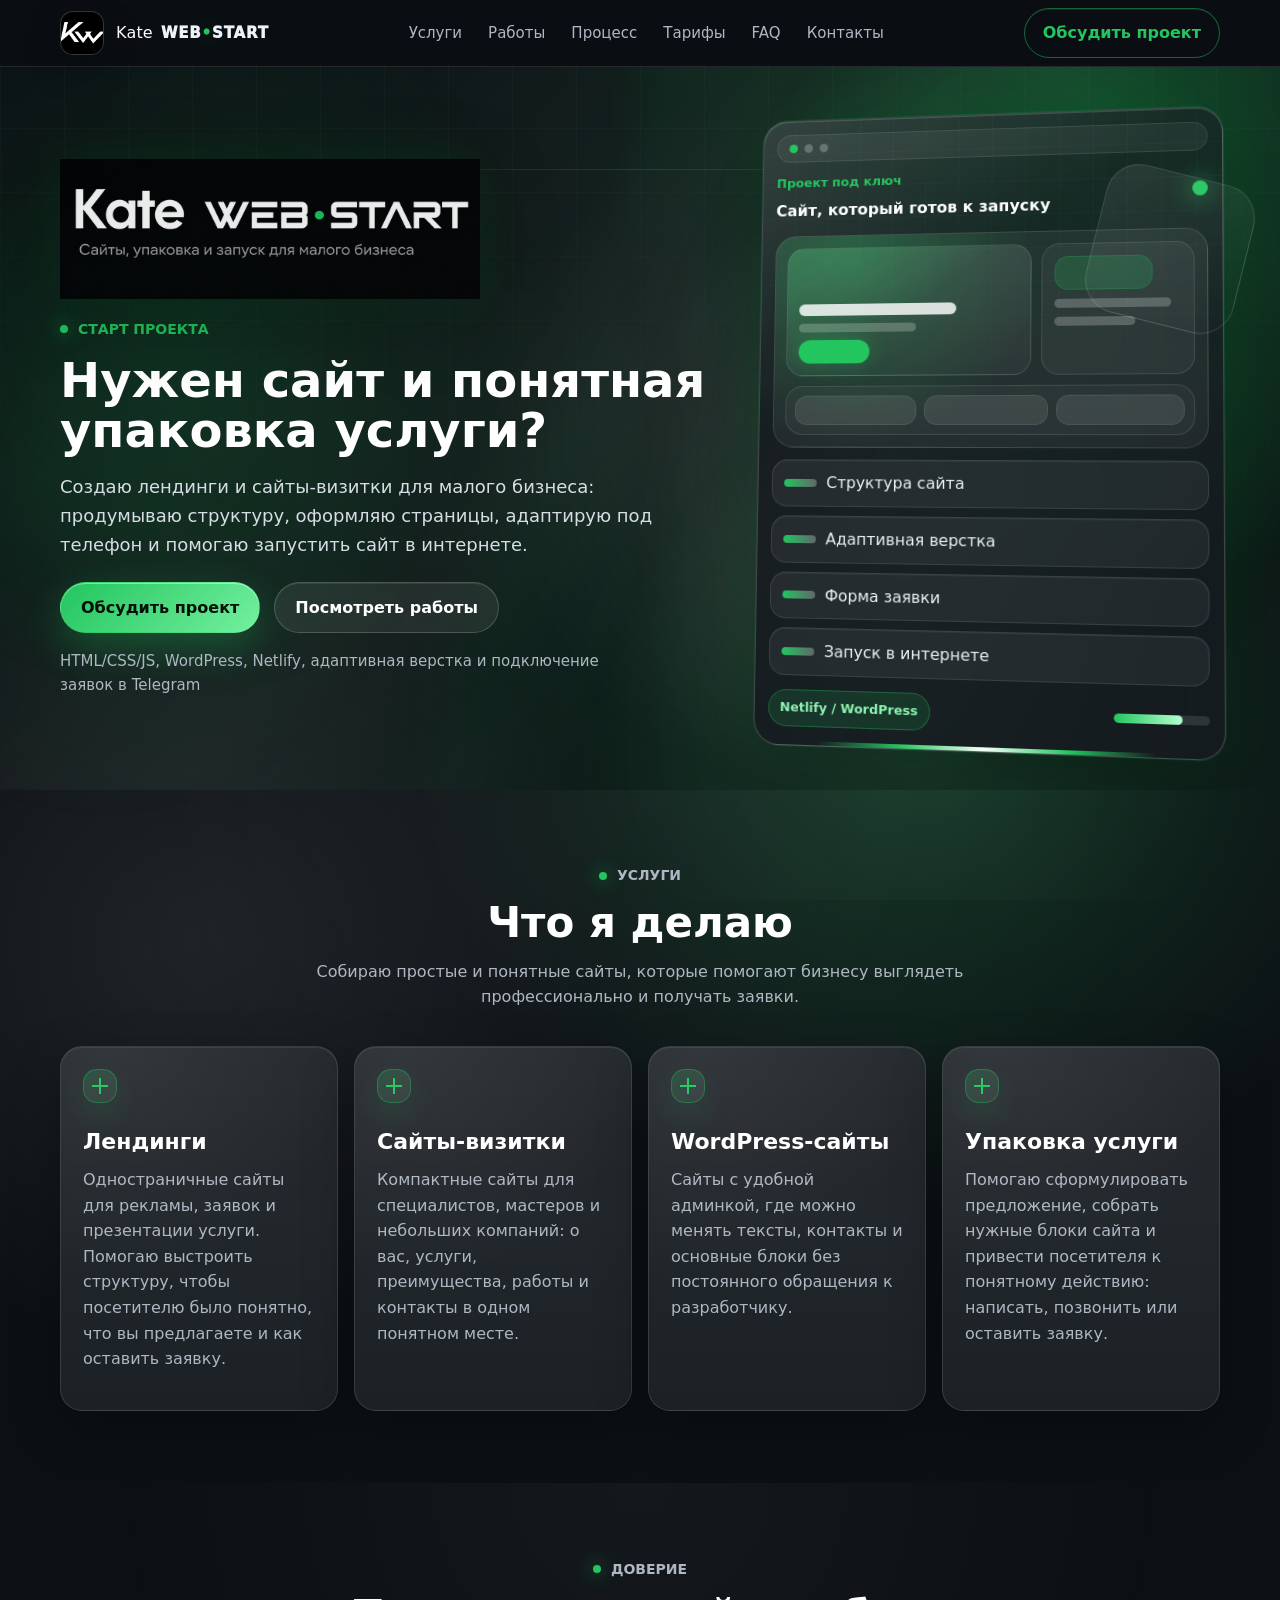
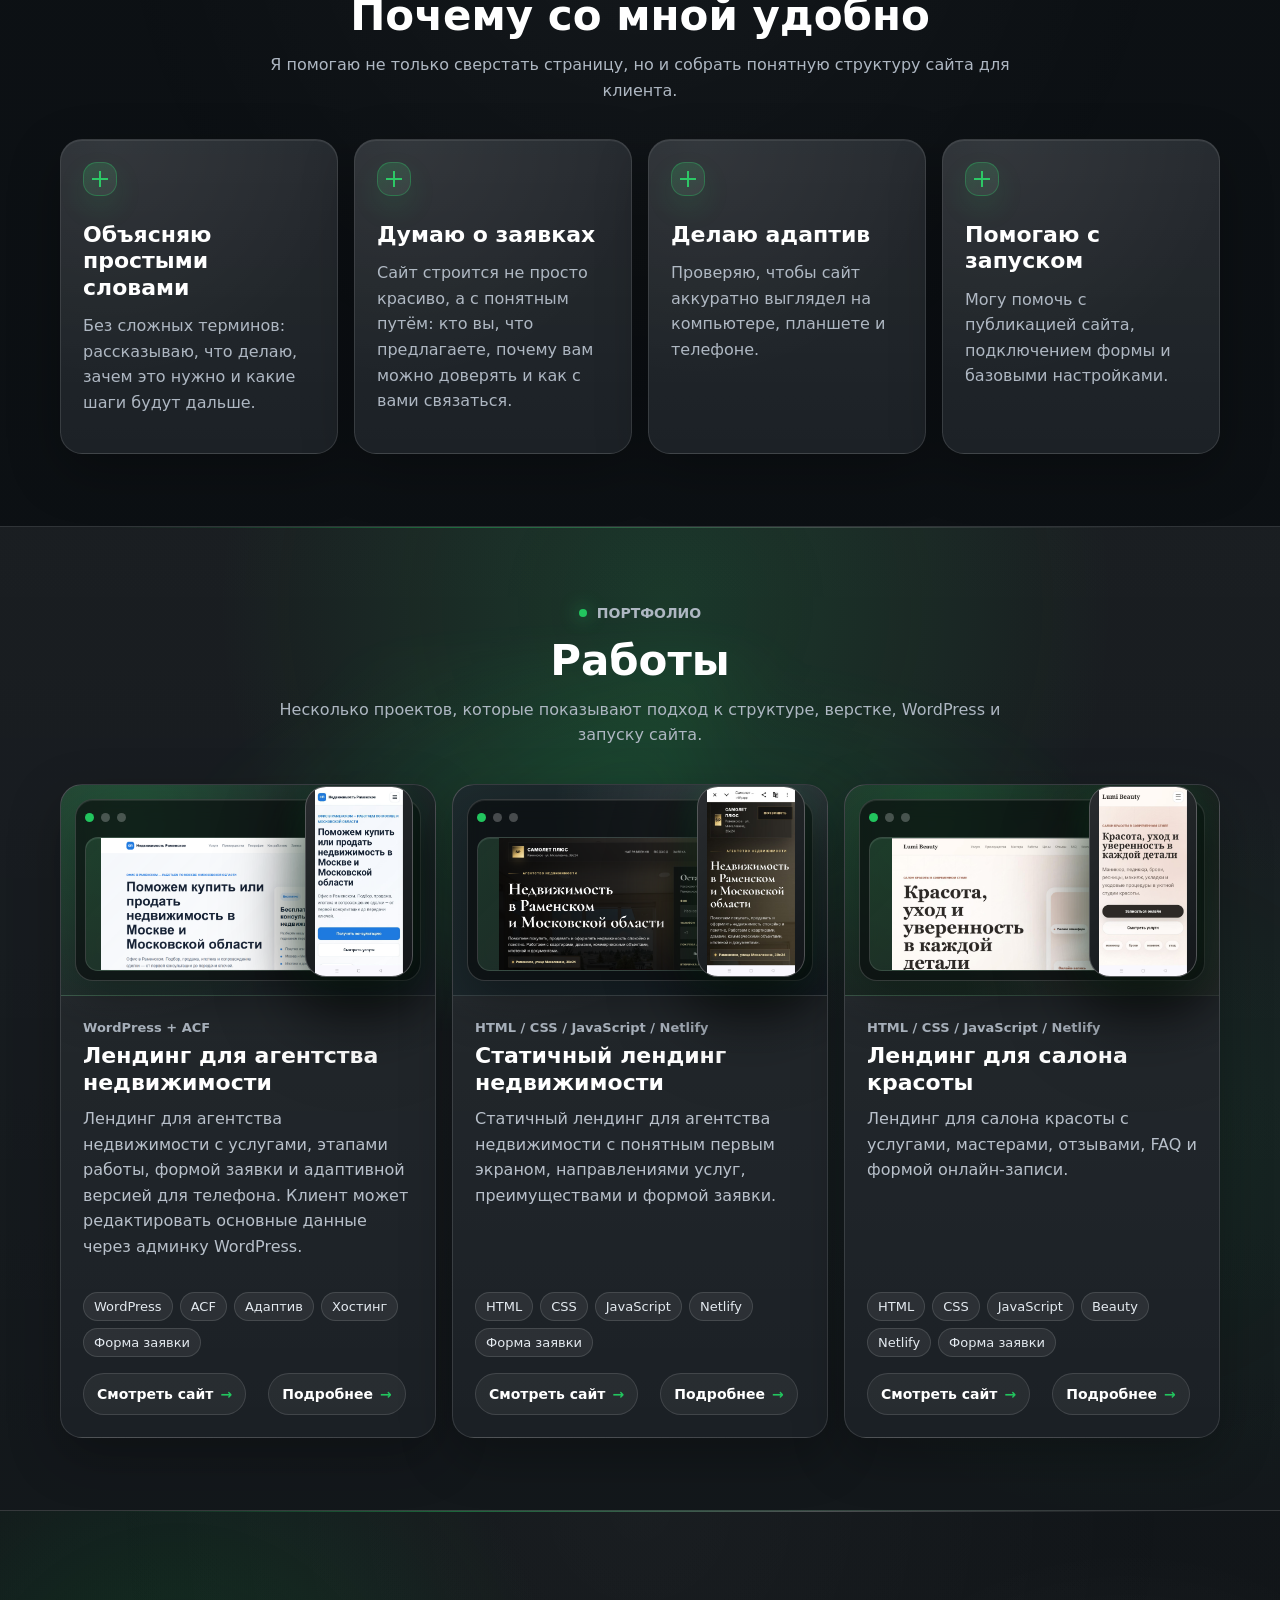
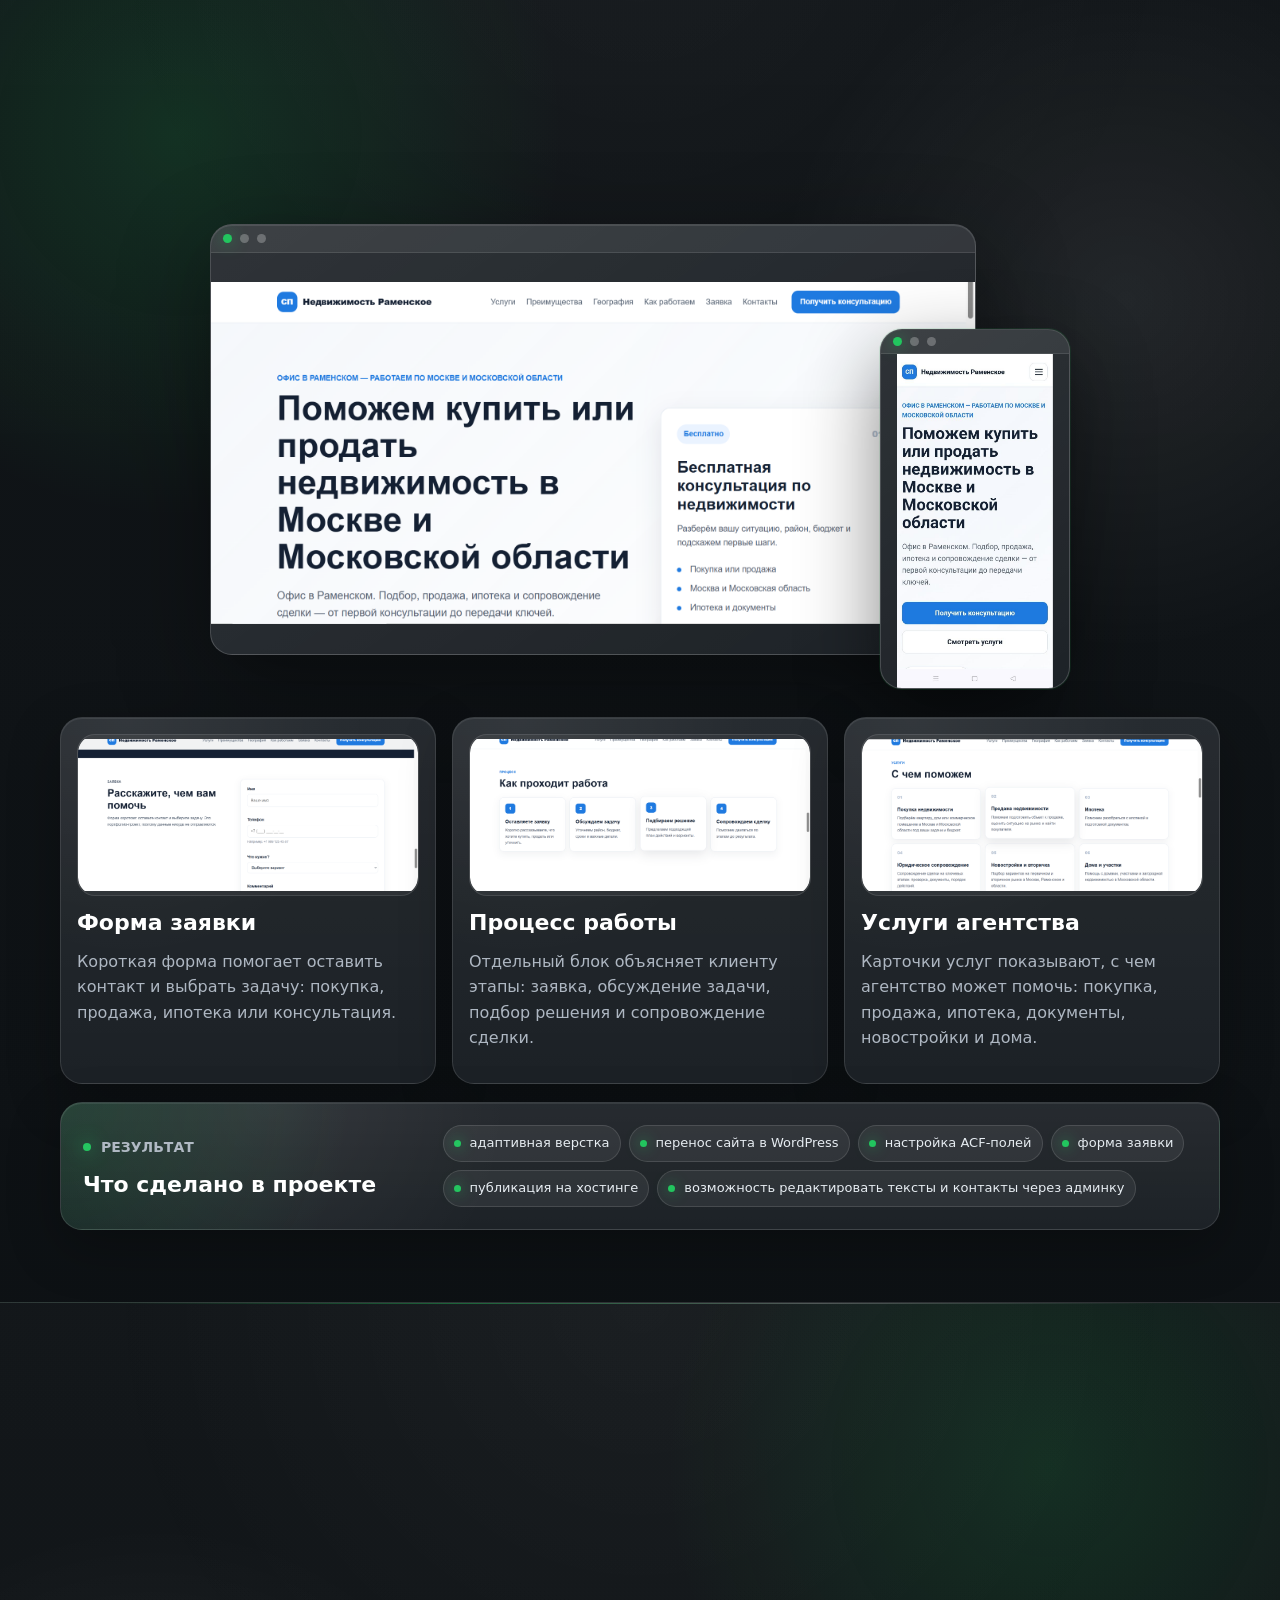
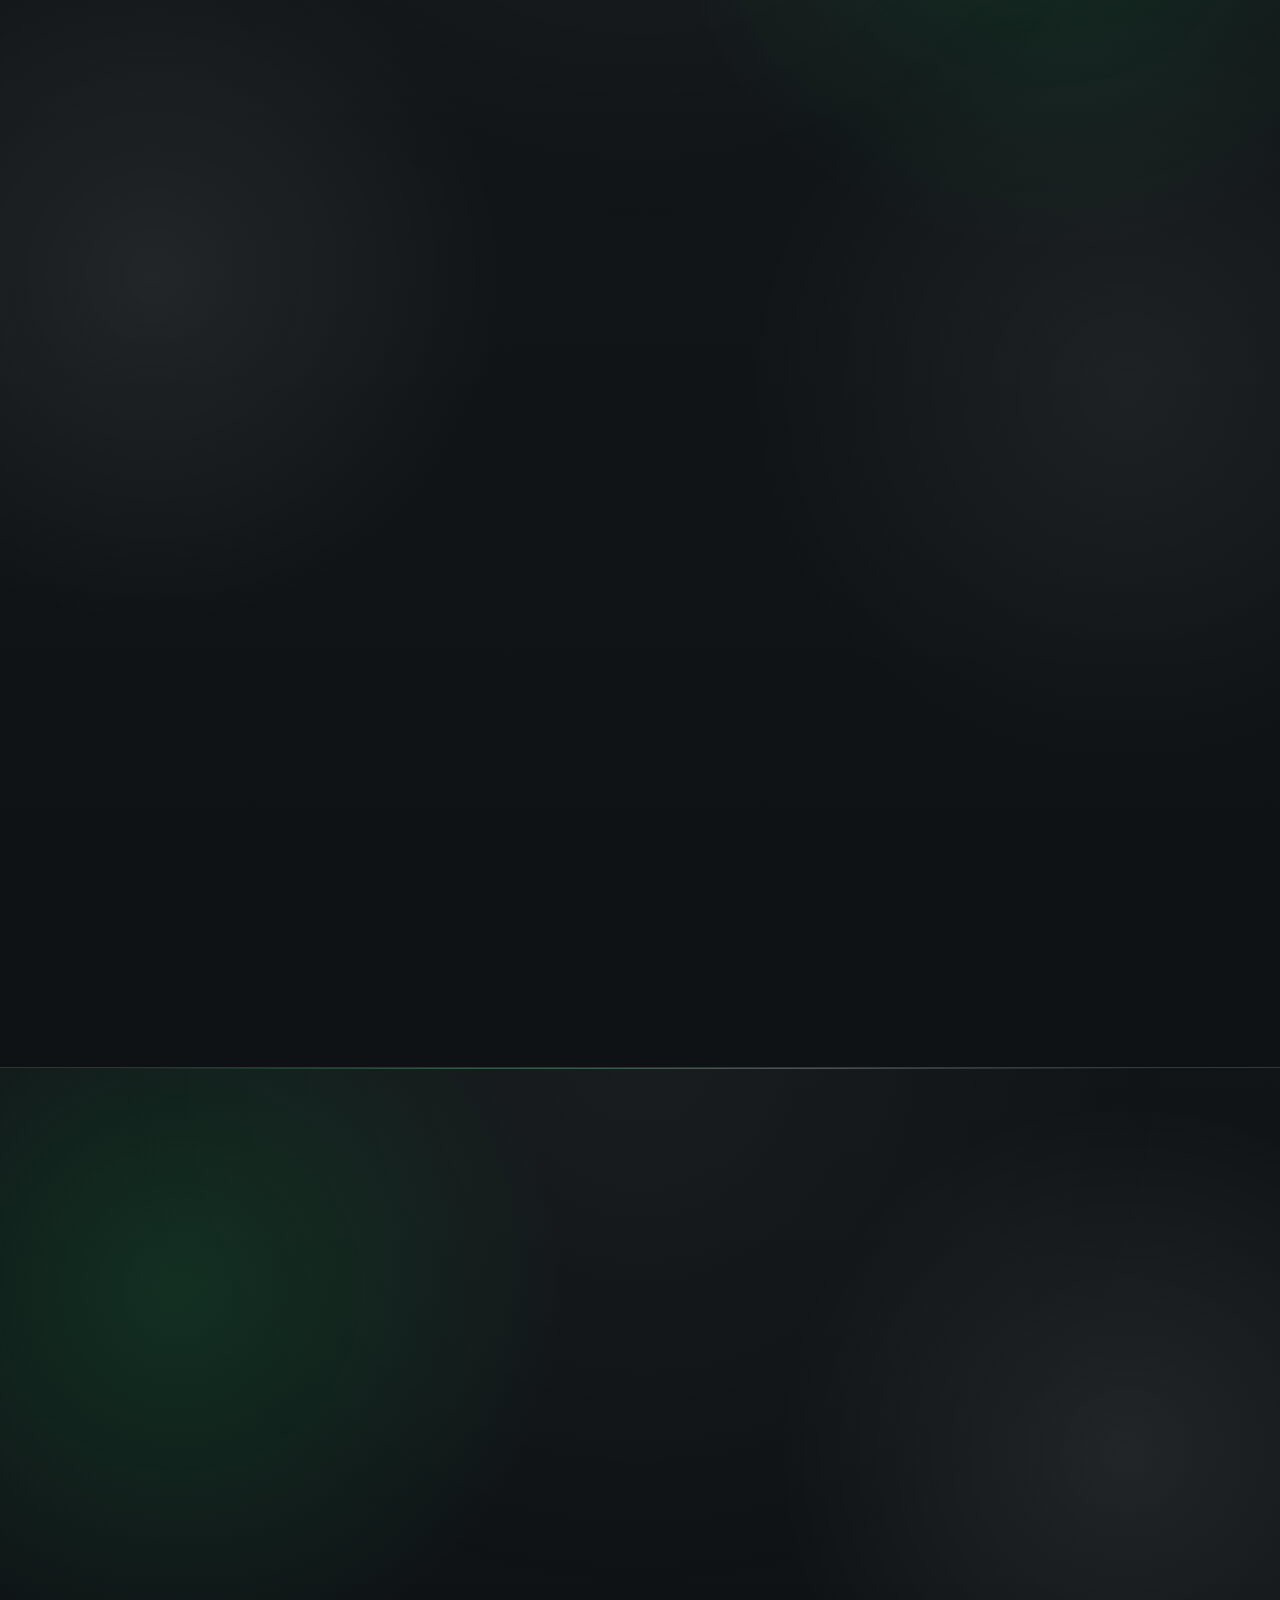
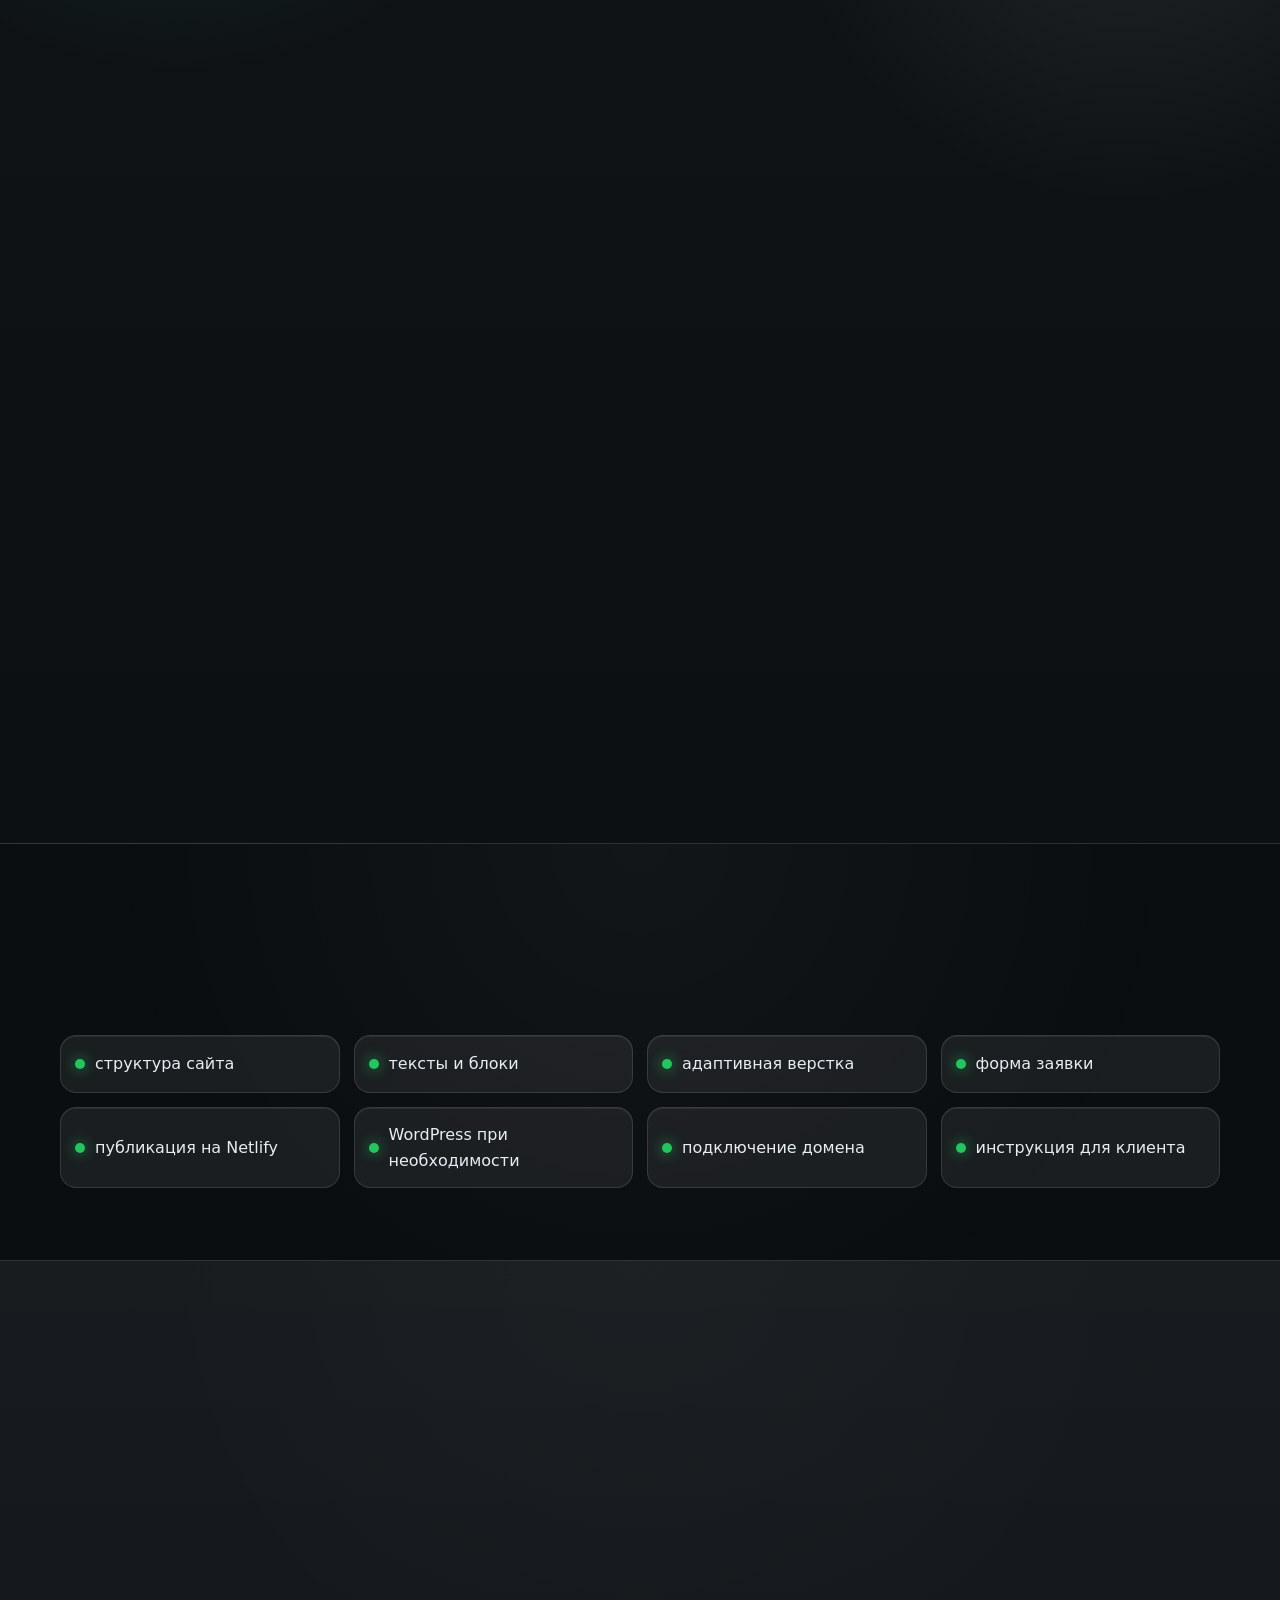
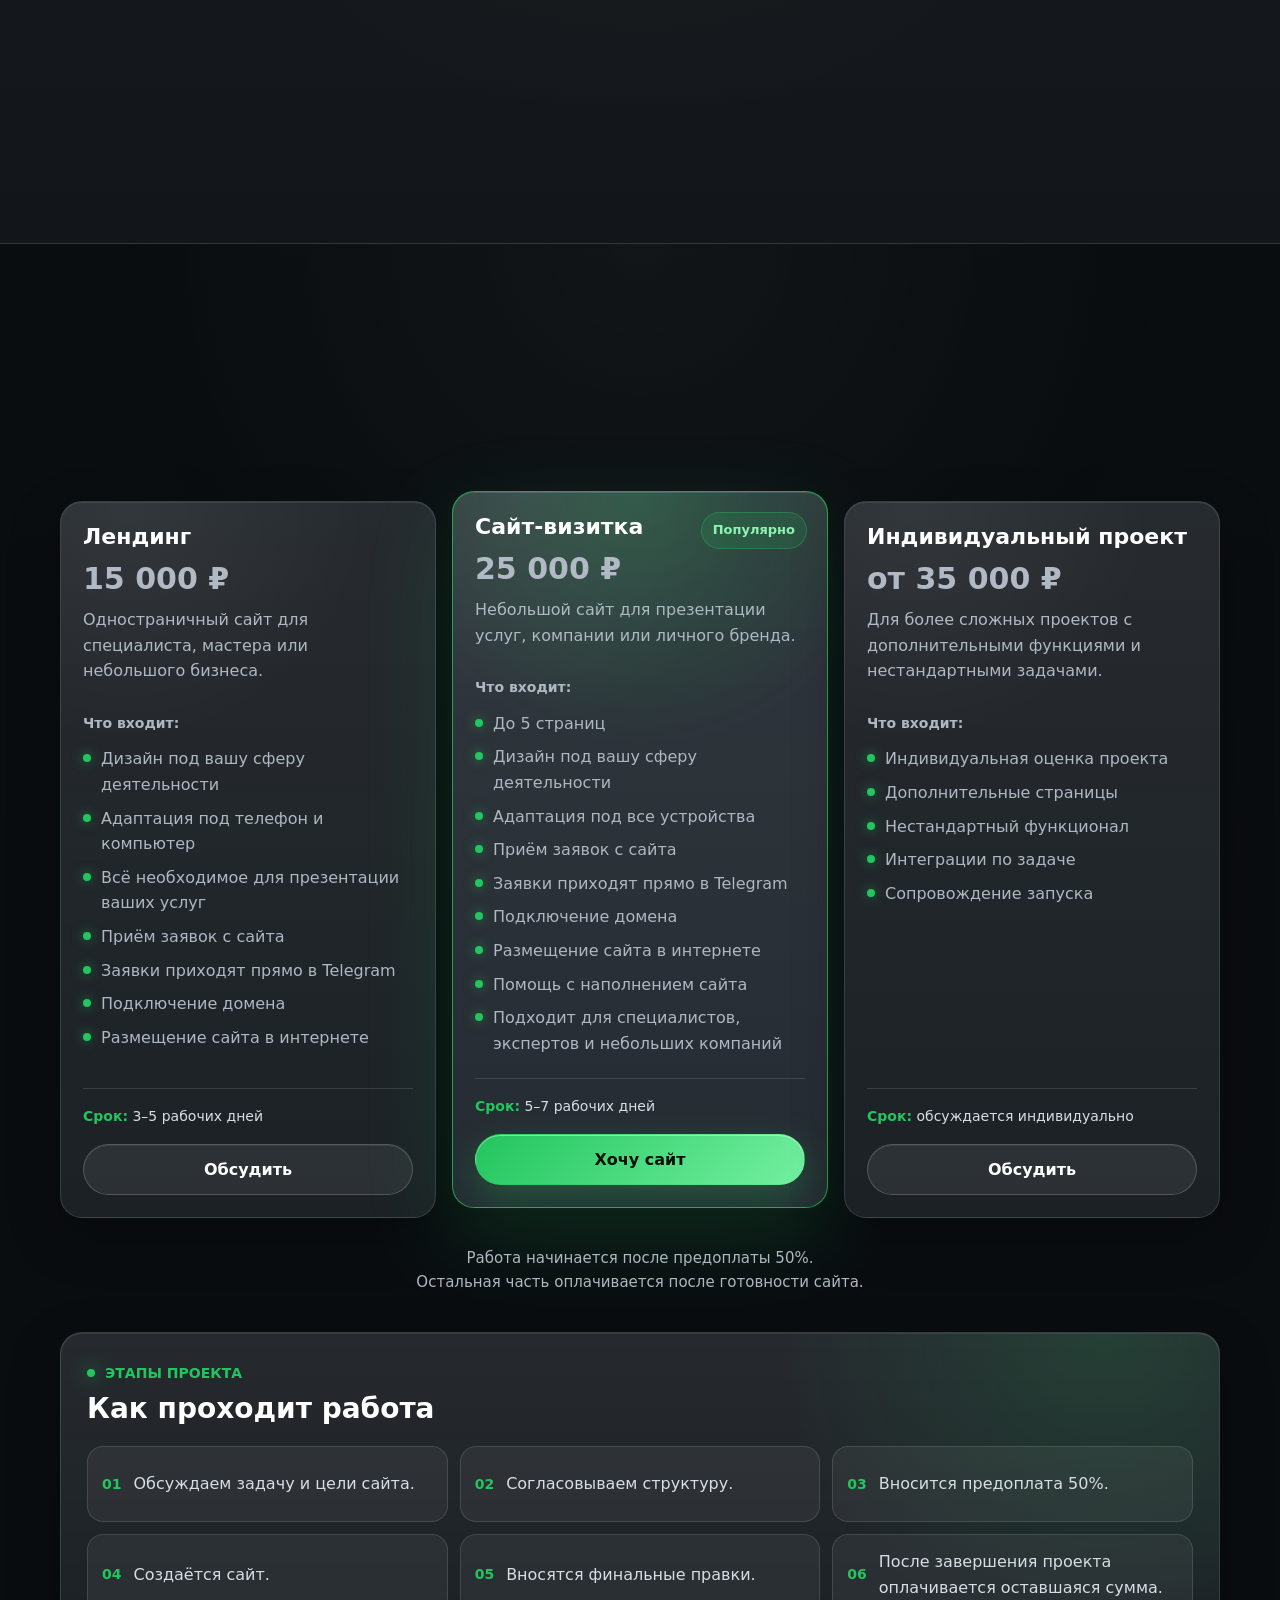
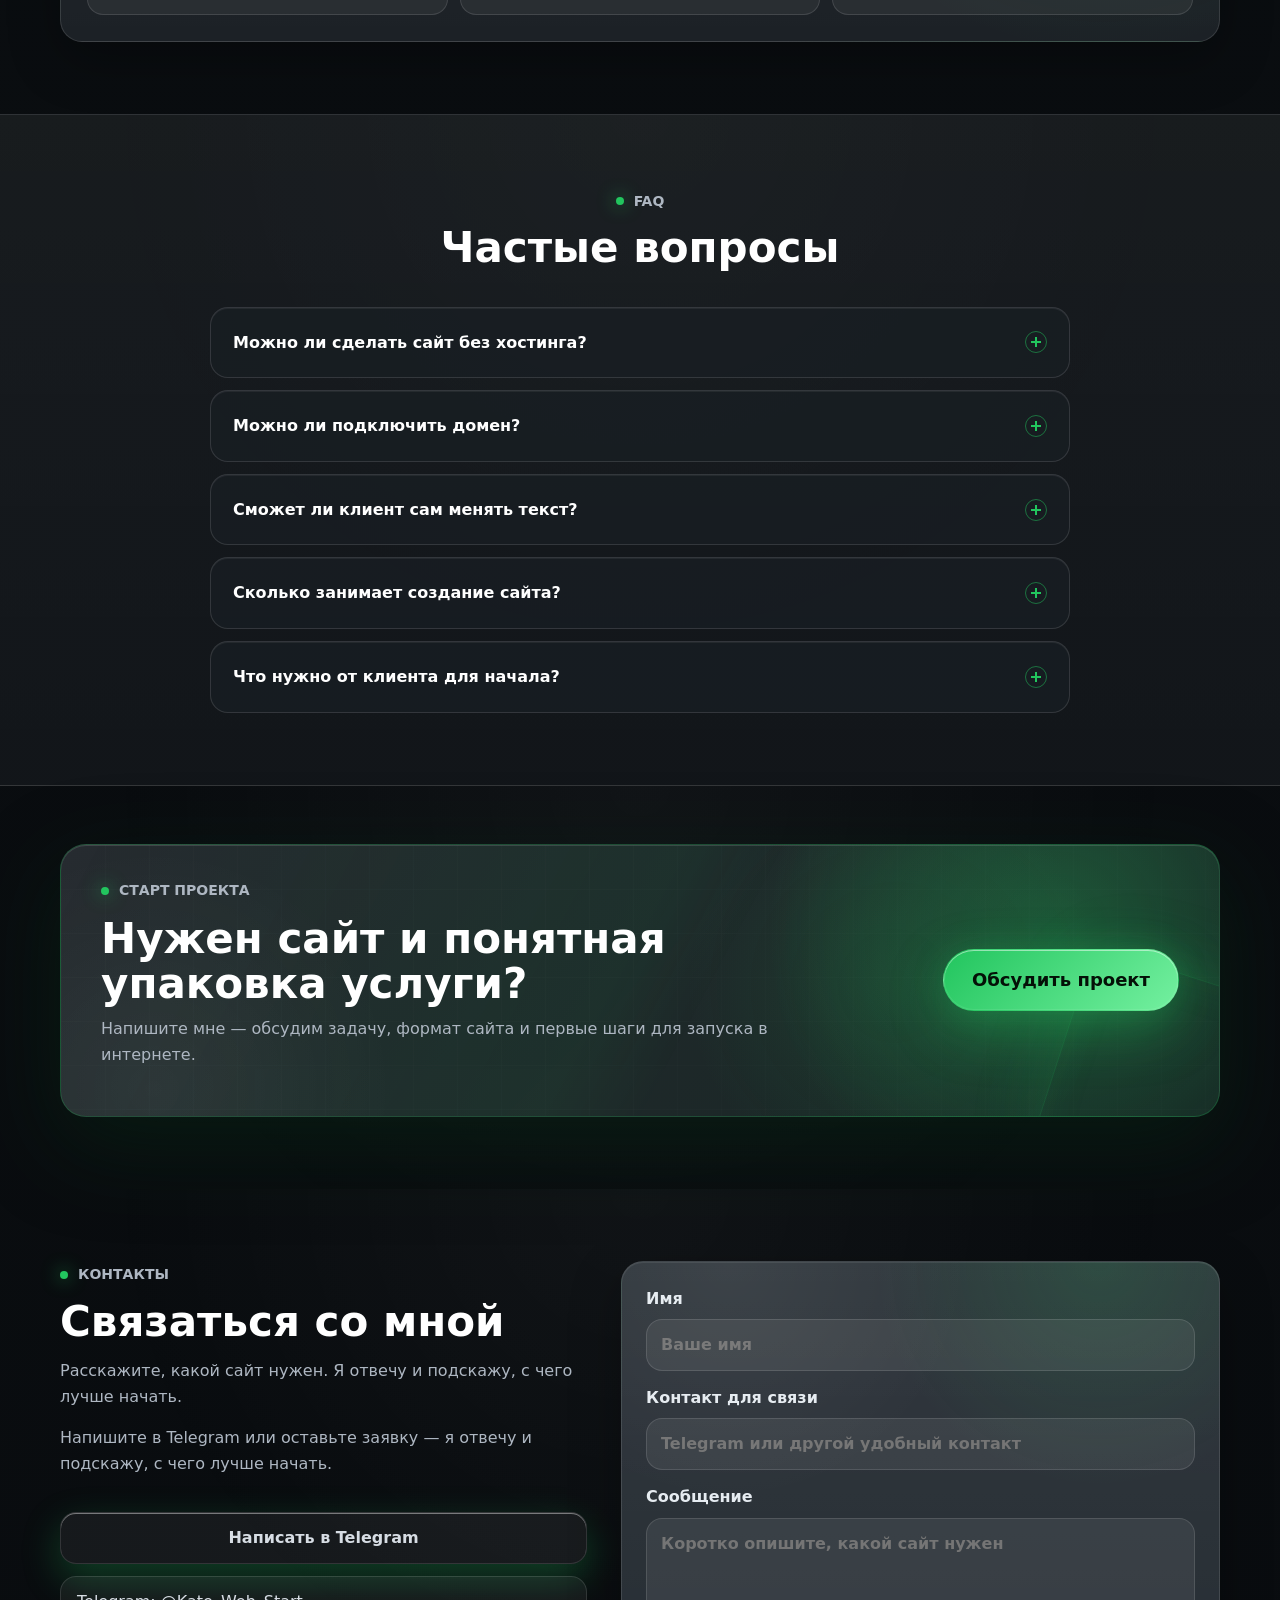
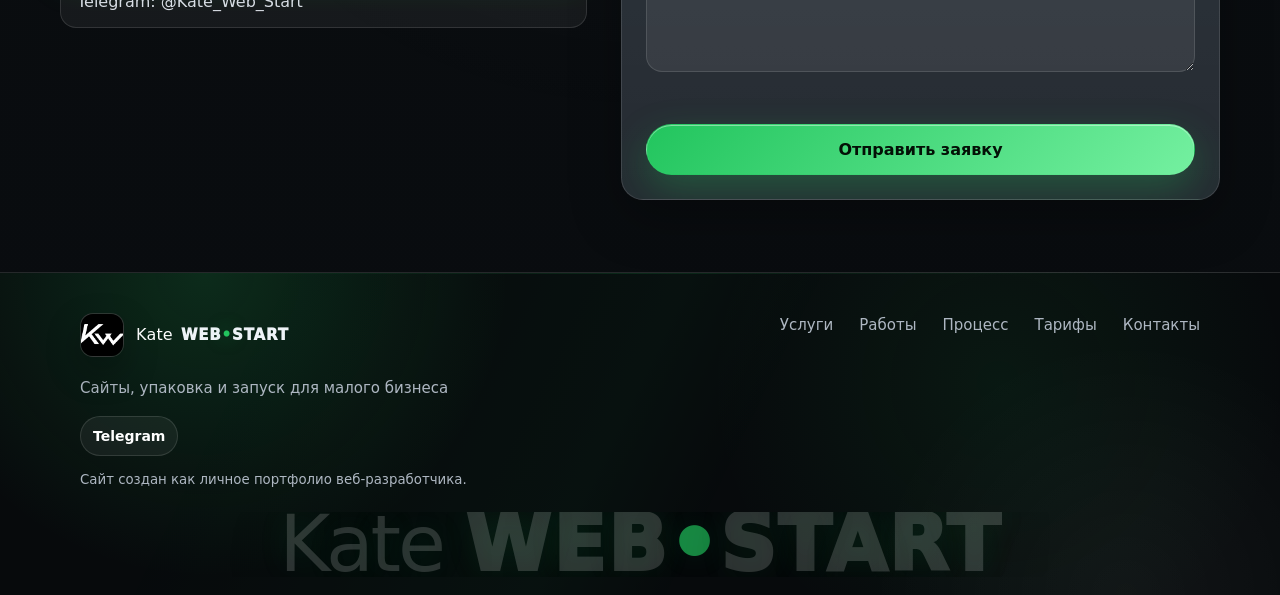
<file: index.html>
<!doctype html>
<html lang="ru">
  <head>
    <meta charset="UTF-8" />
    <meta name="viewport" content="width=device-width, initial-scale=1.0" />
    <title>Kate WEB•START — сайты и упаковка для малого бизнеса</title>
    <meta
      name="description"
      content="Kate WEB•START — лендинги, сайты-визитки, WordPress-сайты и упаковка услуг для малого бизнеса. Помогаю собрать структуру сайта и запустить проект в интернете."
    />
    <meta property="og:title" content="Kate WEB•START — сайты и упаковка для малого бизнеса" />
    <meta
      property="og:description"
      content="Лендинги, сайты-визитки, WordPress-сайты и помощь в упаковке услуги для малого бизнеса."
    />
    <meta property="og:type" content="website" />
    <meta property="og:url" content="https://katewebstart.ru" />
    <meta property="og:image" content="https://katewebstart.ru/assets/images/og-image.jpg" />
    <meta property="og:image:width" content="1200" />
    <meta property="og:image:height" content="630" />
    <meta property="og:image:type" content="image/jpeg" />
    <meta name="twitter:card" content="summary_large_image" />
    <meta name="twitter:title" content="Kate WEB•START — сайты и упаковка для малого бизнеса" />
    <meta
      name="twitter:description"
      content="Лендинги, сайты-визитки, WordPress-сайты и помощь в упаковке услуги для малого бизнеса."
    />
    <meta name="twitter:image" content="https://katewebstart.ru/assets/images/og-image.jpg" />
    <link rel="icon" href="assets/images/kate-webstart-logo.png" />
    <link rel="stylesheet" href="styles.css" />
    <!-- Yandex.Metrika counter -->
    <script type="text/javascript">
      (function(m,e,t,r,i,k,a){
          m[i]=m[i]||function(){(m[i].a=m[i].a||[]).push(arguments)};
          m[i].l=1*new Date();
          for (var j = 0; j < document.scripts.length; j++) {if (document.scripts[j].src === r) { return; }}
          k=e.createElement(t),a=e.getElementsByTagName(t)[0],k.async=1,k.src=r,a.parentNode.insertBefore(k,a)
      })(window, document,'script','https://mc.yandex.ru/metrika/tag.js?id=109644065', 'ym');

      ym(109644065, 'init', {ssr:true, webvisor:true, clickmap:true, ecommerce:"dataLayer", referrer: document.referrer, url: location.href, accurateTrackBounce:true, trackLinks:true});
    </script>
    <noscript><div><img src="https://mc.yandex.ru/watch/109644065" style="position:absolute; left:-9999px;" alt="" /></div></noscript>
    <!-- /Yandex.Metrika counter -->
  </head>
  <body>
    <header class="site-header">
      <div class="container header-inner">
        <a class="logo" href="#top" aria-label="Kate WEB START на главную">
          <span class="logo-img-wrap">
            <span class="logo-mark-fallback" aria-hidden="true">KW</span>
            <img class="logo-mark-img" src="assets/images/kate-webstart-logo.png" alt="Kate WEB START" onerror="this.hidden = true" />
          </span>
          <span class="logo-text">
            <span class="logo-kate">Kate</span>
            <span class="logo-web">WEB<span class="logo-dot">•</span>START</span>
          </span>
        </a>

        <nav class="nav" id="site-nav" aria-label="Основная навигация">
          <a href="#services">Услуги</a>
          <a href="#works">Работы</a>
          <a href="#process">Процесс</a>
          <a href="#pricing">Тарифы</a>
          <a href="#faq">FAQ</a>
          <a href="#contacts">Контакты</a>
        </nav>

        <a class="header-cta" href="#contacts">Обсудить проект</a>
        <button class="burger" type="button" aria-label="Открыть меню" aria-controls="site-nav" aria-expanded="false">
          <span></span>
          <span></span>
          <span></span>
        </button>
      </div>
    </header>

    <main id="top">
      <section class="hero section">
        <div class="container hero-grid">
          <div class="hero-content reveal">
            <img
              class="hero-brand-img"
              src="assets/images/kate-webstart-wordmark.png"
              alt="Kate WEB START — сайты, упаковка и запуск для малого бизнеса"
            />
            <p class="eyebrow">Старт проекта</p>
            <h1>Нужен сайт и понятная упаковка услуги?</h1>
            <p class="hero-text">
              Создаю лендинги и сайты-визитки для малого бизнеса: продумываю структуру, оформляю страницы, адаптирую под телефон и помогаю запустить сайт в интернете.
            </p>
            <div class="hero-actions">
              <a class="btn btn-primary" href="#contacts">Обсудить проект</a>
              <a class="btn btn-secondary" href="#works">Посмотреть работы</a>
            </div>
            <p class="hero-note">HTML/CSS/JS, WordPress, Netlify, адаптивная верстка и подключение заявок в Telegram</p>
          </div>

          <div class="hero-visual reveal" data-delay="100" aria-label="Проект под ключ">
            <div class="project-panel">
              <div class="browser-bar" aria-hidden="true">
                <span></span>
                <span></span>
                <span></span>
              </div>
              <div class="panel-top">
                <div>
                  <p class="panel-label">Проект под ключ</p>
                  <strong>Сайт, который готов к запуску</strong>
                </div>
                <span class="status-dot"></span>
              </div>
              <div class="mockup-screen" aria-hidden="true">
                <div class="mockup-hero">
                  <span></span>
                  <span></span>
                  <i></i>
                </div>
                <div class="mockup-sidebar">
                  <span></span>
                  <span></span>
                  <span></span>
                </div>
                <div class="mockup-cards">
                  <span></span>
                  <span></span>
                  <span></span>
                </div>
              </div>
              <div class="panel-lines">
                <div class="panel-row"><span></span>Структура сайта</div>
                <div class="panel-row"><span></span>Адаптивная верстка</div>
                <div class="panel-row"><span></span>Форма заявки</div>
                <div class="panel-row"><span></span>Запуск в интернете</div>
              </div>
              <div class="panel-footer">
                <span class="badge">Netlify / WordPress</span>
                <span class="progress"><i></i></span>
              </div>
            </div>
          </div>
        </div>
      </section>

      <section class="section" id="services">
        <div class="container">
          <div class="section-head reveal">
            <p class="eyebrow">Услуги</p>
            <h2>Что я делаю</h2>
            <p>Собираю простые и понятные сайты, которые помогают бизнесу выглядеть профессионально и получать заявки.</p>
          </div>
          <div class="cards-grid">
            <article class="service-card card reveal" data-delay="100">
              <span class="card-mark"></span>
              <h3>Лендинги</h3>
              <p>Одностраничные сайты для рекламы, заявок и презентации услуги. Помогаю выстроить структуру, чтобы посетителю было понятно, что вы предлагаете и как оставить заявку.</p>
            </article>
            <article class="service-card card reveal" data-delay="200">
              <span class="card-mark"></span>
              <h3>Сайты-визитки</h3>
              <p>Компактные сайты для специалистов, мастеров и небольших компаний: о вас, услуги, преимущества, работы и контакты в одном понятном месте.</p>
            </article>
            <article class="service-card card reveal" data-delay="300">
              <span class="card-mark"></span>
              <h3>WordPress-сайты</h3>
              <p>Сайты с удобной админкой, где можно менять тексты, контакты и основные блоки без постоянного обращения к разработчику.</p>
            </article>
            <article class="service-card card reveal" data-delay="400">
              <span class="card-mark"></span>
              <h3>Упаковка услуги</h3>
              <p>Помогаю сформулировать предложение, собрать нужные блоки сайта и привести посетителя к понятному действию: написать, позвонить или оставить заявку.</p>
            </article>
          </div>
        </div>
      </section>

      <section class="section trust-section">
        <div class="container">
          <div class="section-head reveal">
            <p class="eyebrow">Доверие</p>
            <h2>Почему со мной удобно</h2>
            <p>Я помогаю не только сверстать страницу, но и собрать понятную структуру сайта для клиента.</p>
          </div>
          <div class="cards-grid">
            <article class="service-card card reveal" data-delay="100">
              <span class="card-mark"></span>
              <h3>Объясняю простыми словами</h3>
              <p>Без сложных терминов: рассказываю, что делаю, зачем это нужно и какие шаги будут дальше.</p>
            </article>
            <article class="service-card card reveal" data-delay="200">
              <span class="card-mark"></span>
              <h3>Думаю о заявках</h3>
              <p>Сайт строится не просто красиво, а с понятным путём: кто вы, что предлагаете, почему вам можно доверять и как с вами связаться.</p>
            </article>
            <article class="service-card card reveal" data-delay="300">
              <span class="card-mark"></span>
              <h3>Делаю адаптив</h3>
              <p>Проверяю, чтобы сайт аккуратно выглядел на компьютере, планшете и телефоне.</p>
            </article>
            <article class="service-card card reveal" data-delay="400">
              <span class="card-mark"></span>
              <h3>Помогаю с запуском</h3>
              <p>Могу помочь с публикацией сайта, подключением формы и базовыми настройками.</p>
            </article>
          </div>
        </div>
      </section>

      <section class="section section-muted" id="works">
        <div class="container">
          <div class="section-head reveal">
            <p class="eyebrow">Портфолио</p>
            <h2>Работы</h2>
            <p>Несколько проектов, которые показывают подход к структуре, верстке, WordPress и запуску сайта.</p>
          </div>
          <div class="works-grid">
            <article class="work-card card reveal" data-delay="100">
              <div class="work-preview preview-estate">
                <div class="preview-browser">
                  <div class="preview-browser-top"><span></span><span></span><span></span></div>
                  <div class="preview-image-frame">
                    <img src="assets/images/real-estate-hero.png" alt="Первый экран лендинга агентства недвижимости" />
                  </div>
                </div>
                <div class="work-mobile-mockup" aria-hidden="true">
                  <img src="assets/images/real-estate-mobile.png" alt="" />
                </div>
              </div>
              <div class="work-body">
                <p class="work-type">WordPress + ACF</p>
                <h3>Лендинг для агентства недвижимости</h3>
                <p>Лендинг для агентства недвижимости с услугами, этапами работы, формой заявки и адаптивной версией для телефона. Клиент может редактировать основные данные через админку WordPress.</p>
                <div class="tags">
                  <span>WordPress</span><span>ACF</span><span>Адаптив</span><span>Хостинг</span><span>Форма заявки</span>
                </div>
                <div class="work-actions">
                  <a href="https://cl461795-wordpress-53cyb.tw1.ru/" target="_blank" rel="noopener">Смотреть сайт</a>
                  <a href="#case-real-estate">Подробнее</a>
                </div>
              </div>
            </article>
            <article class="work-card card reveal" data-delay="200">
              <div class="work-preview preview-static">
                <div class="preview-browser">
                  <div class="preview-browser-top"><span></span><span></span><span></span></div>
                  <div class="preview-image-frame">
                    <img src="assets/images/netlify-estate-hero.png" alt="Первый экран статичного лендинга недвижимости" />
                  </div>
                </div>
                <div class="work-mobile-mockup" aria-hidden="true">
                  <img src="assets/images/netlify-estate-mobile.png" alt="" />
                </div>
              </div>
              <div class="work-body">
                <p class="work-type">HTML / CSS / JavaScript / Netlify</p>
                <h3>Статичный лендинг недвижимости</h3>
                <p>Статичный лендинг для агентства недвижимости с понятным первым экраном, направлениями услуг, преимуществами и формой заявки.</p>
                <div class="tags">
                  <span>HTML</span><span>CSS</span><span>JavaScript</span><span>Netlify</span><span>Форма заявки</span>
                </div>
                <div class="work-actions">
                  <a href="https://samolet-plus-ramenskoe.netlify.app/" target="_blank" rel="noopener">Смотреть сайт</a>
                  <a href="#case-netlify-estate">Подробнее</a>
                </div>
              </div>
            </article>
            <article class="work-card card reveal" data-delay="300">
              <div class="work-preview preview-beauty">
                <div class="preview-browser">
                  <div class="preview-browser-top"><span></span><span></span><span></span></div>
                  <div class="preview-image-frame">
                    <img src="assets/images/beauty-desktop-hero.jpg" alt="Первый экран лендинга Lumi Beauty" />
                  </div>
                </div>
                <div class="work-mobile-mockup" aria-hidden="true">
                  <img src="assets/images/beauty-mobile-hero.jpg" alt="" />
                </div>
              </div>
              <div class="work-body">
                <p class="work-type">HTML / CSS / JavaScript / Netlify</p>
                <h3>Лендинг для салона красоты</h3>
                <p>Лендинг для салона красоты с услугами, мастерами, отзывами, FAQ и формой онлайн-записи.</p>
                <div class="tags">
                  <span>HTML</span><span>CSS</span><span>JavaScript</span><span>Beauty</span><span>Netlify</span><span>Форма заявки</span>
                </div>
                <div class="work-actions">
                  <a href="https://admirable-dango-cfe2ea.netlify.app/" target="_blank" rel="noopener">Смотреть сайт</a>
                  <a href="#case-beauty-salon">Подробнее</a>
                </div>
              </div>
            </article>
          </div>
        </div>
      </section>

      <section class="section case-section" id="case-real-estate">
        <div class="container">
          <div class="section-head reveal">
            <p class="eyebrow">Кейс WordPress</p>
            <h2>Лендинг для агентства недвижимости</h2>
            <p>Сайт показывает услуги агентства, географию работы, этапы взаимодействия и собирает заявки через форму.</p>
          </div>

          <div class="case-showcase reveal">
            <div class="case-desktop mockup-window reveal">
              <div class="mockup-window-bar"><span></span><span></span><span></span></div>
              <img src="assets/images/real-estate-hero.png" alt="Первый экран лендинга агентства недвижимости" />
            </div>
            <div class="case-mobile mockup-window reveal" data-delay="200">
              <div class="mockup-window-bar"><span></span><span></span><span></span></div>
              <img src="assets/images/real-estate-mobile.png" alt="Мобильная версия лендинга агентства недвижимости" />
            </div>
          </div>

          <div class="case-details">
            <article class="case-detail-card case-card card reveal" data-delay="100">
              <div class="case-image reveal">
                <img src="assets/images/real-estate-form.png" alt="Форма заявки на сайте агентства недвижимости" />
              </div>
              <div>
                <h3>Форма заявки</h3>
                <p>Короткая форма помогает оставить контакт и выбрать задачу: покупка, продажа, ипотека или консультация.</p>
              </div>
            </article>
            <article class="case-detail-card case-card card reveal" data-delay="200">
              <div class="case-image reveal">
                <img src="assets/images/real-estate-process.png" alt="Блок этапов работы на сайте агентства недвижимости" />
              </div>
              <div>
                <h3>Процесс работы</h3>
                <p>Отдельный блок объясняет клиенту этапы: заявка, обсуждение задачи, подбор решения и сопровождение сделки.</p>
              </div>
            </article>
            <article class="case-detail-card case-card card reveal" data-delay="300">
              <div class="case-image reveal">
                <img src="assets/images/real-estate-services.png" alt="Блок услуг агентства недвижимости" />
              </div>
              <div>
                <h3>Услуги агентства</h3>
                <p>Карточки услуг показывают, с чем агентство может помочь: покупка, продажа, ипотека, документы, новостройки и дома.</p>
              </div>
            </article>
          </div>

          <div class="case-done card reveal">
            <div>
              <p class="eyebrow">Результат</p>
              <h3>Что сделано в проекте</h3>
            </div>
            <div class="case-done-list">
              <span>адаптивная верстка</span>
              <span>перенос сайта в WordPress</span>
              <span>настройка ACF-полей</span>
              <span>форма заявки</span>
              <span>публикация на хостинге</span>
              <span>возможность редактировать тексты и контакты через админку</span>
            </div>
          </div>
        </div>
      </section>

      <section class="section case-section case-section-alt" id="case-netlify-estate">
        <div class="container">
          <div class="section-head reveal">
            <p class="eyebrow">Кейс Netlify</p>
            <h2>Статичный лендинг недвижимости</h2>
            <p>Лендинг опубликован на Netlify и подходит для простого сайта без админки, где правки вносятся через код.</p>
          </div>

          <div class="case-showcase reveal">
            <div class="case-desktop mockup-window reveal">
              <div class="mockup-window-bar"><span></span><span></span><span></span></div>
              <img src="assets/images/netlify-estate-hero.png" alt="Первый экран статичного лендинга недвижимости" />
            </div>
            <div class="case-mobile mockup-window reveal" data-delay="200">
              <div class="mockup-window-bar"><span></span><span></span><span></span></div>
              <img src="assets/images/netlify-estate-mobile.png" alt="Мобильная версия статичного лендинга недвижимости" />
            </div>
          </div>

          <div class="case-details">
            <article class="case-detail-card case-card card reveal" data-delay="100">
              <div class="case-image reveal">
                <img src="assets/images/netlify-estate-form.png" alt="Форма заявки статичного лендинга недвижимости" />
              </div>
              <div>
                <h3>Форма заявки</h3>
                <p>Форма помогает посетителю оставить контакт и описать задачу по недвижимости.</p>
              </div>
            </article>
            <article class="case-detail-card case-card card reveal" data-delay="200">
              <div class="case-image reveal">
                <img src="assets/images/netlify-estate-services.png" alt="Блок направлений услуг статичного лендинга недвижимости" />
              </div>
              <div>
                <h3>Направления услуг</h3>
                <p>Карточки показывают основные услуги: покупка, продажа, дома, квартиры, коммерция, ипотека и сопровождение.</p>
              </div>
            </article>
            <article class="case-detail-card case-card card reveal" data-delay="300">
              <div class="case-image reveal">
                <img src="assets/images/netlify-estate-hero.png" alt="Первый экран статичного лендинга недвижимости" />
              </div>
              <div>
                <h3>Первый экран</h3>
                <p>Первый экран сразу объясняет, чем занимается агентство и куда нажать для консультации.</p>
              </div>
            </article>
          </div>

          <div class="case-done card reveal">
            <div>
              <p class="eyebrow">Результат</p>
              <h3>Что сделано в проекте</h3>
            </div>
            <div class="case-done-list">
              <span>HTML / CSS / JavaScript</span>
              <span>адаптивная верстка</span>
              <span>форма заявки</span>
              <span>публикация на Netlify</span>
              <span>структура лендинга</span>
              <span>подготовка к подключению домена</span>
            </div>
          </div>
        </div>
      </section>

      <section class="section case-section" id="case-beauty-salon">
        <div class="container">
          <div class="section-head reveal">
            <p class="eyebrow">Кейс Beauty</p>
            <h2>Лендинг для салона красоты</h2>
            <p>Сайт показывает услуги салона, мастеров, цены, отзывы и помогает клиентам оставить заявку на запись.</p>
          </div>

          <div class="case-showcase reveal">
            <div class="case-desktop mockup-window reveal">
              <div class="mockup-window-bar"><span></span><span></span><span></span></div>
              <img src="assets/images/beauty-desktop-hero.jpg" alt="Первый экран лендинга Lumi Beauty" />
            </div>
            <div class="case-mobile mockup-window reveal" data-delay="200">
              <div class="mockup-window-bar"><span></span><span></span><span></span></div>
              <img src="assets/images/beauty-mobile-hero.jpg" alt="Мобильная версия лендинга Lumi Beauty" />
            </div>
          </div>

          <div class="case-details">
            <article class="case-detail-card case-card card reveal" data-delay="100">
              <div class="case-image">
                <img src="assets/images/beauty-desktop-services.jpg" alt="Блок услуг лендинга Lumi Beauty" />
              </div>
              <div>
                <h3>Услуги салона</h3>
                <p>Карточки услуг показывают основные процедуры: маникюр, педикюр, брови, ресницы, макияж и укладки.</p>
              </div>
            </article>
            <article class="case-detail-card case-card card reveal" data-delay="200">
              <div class="case-image">
                <img src="assets/images/beauty-desktop-masters.jpg" alt="Блок мастеров лендинга Lumi Beauty" />
              </div>
              <div>
                <h3>Команда мастеров</h3>
                <p>Блок мастеров помогает показать специалистов, направления работы и добавить доверие к салону.</p>
              </div>
            </article>
            <article class="case-detail-card case-card card reveal" data-delay="300">
              <div class="case-image">
                <img src="assets/images/beauty-desktop-form.jpg" alt="Форма онлайн-записи лендинга Lumi Beauty" />
              </div>
              <div>
                <h3>Форма онлайн-записи</h3>
                <p>Форма помогает посетителю оставить имя, контакт, выбрать услугу и отправить заявку.</p>
              </div>
            </article>
          </div>

          <div class="case-done card reveal">
            <div>
              <p class="eyebrow">Результат</p>
              <h3>Что сделано в проекте</h3>
              <a class="btn btn-primary case-link" href="https://admirable-dango-cfe2ea.netlify.app/" target="_blank" rel="noopener">Открыть сайт</a>
            </div>
            <div class="case-done-list">
              <span>HTML / CSS / JavaScript</span>
              <span>адаптивная верстка</span>
              <span>блок услуг с изображениями</span>
              <span>карточки мастеров</span>
              <span>форма онлайн-записи</span>
              <span>отзывы и FAQ</span>
              <span>публикация на Netlify</span>
            </div>
          </div>
        </div>
      </section>

      <section class="section">
        <div class="container">
          <div class="section-head reveal">
            <p class="eyebrow">Комплектация</p>
            <h2>Что входит в сайт под ключ</h2>
          </div>
          <div class="included-grid">
            <div><span></span>структура сайта</div>
            <div><span></span>тексты и блоки</div>
            <div><span></span>адаптивная верстка</div>
            <div><span></span>форма заявки</div>
            <div><span></span>публикация на Netlify</div>
            <div><span></span>WordPress при необходимости</div>
            <div><span></span>подключение домена</div>
            <div><span></span>инструкция для клиента</div>
          </div>
        </div>
      </section>

      <section class="section section-muted" id="process">
        <div class="container">
          <div class="section-head reveal">
            <p class="eyebrow">Процесс</p>
            <h2>Как проходит работа</h2>
            <p>Процесс простой: сначала разбираемся в задаче, затем собираем структуру, сайт и запуск.</p>
          </div>
          <div class="process-grid">
            <article class="step-card card reveal" data-delay="100">
              <span>01</span>
              <h3>Разбираем задачу</h3>
              <p>Обсуждаем нишу, услугу, аудиторию и цель сайта.</p>
            </article>
            <article class="step-card card reveal" data-delay="200">
              <span>02</span>
              <h3>Собираем структуру</h3>
              <p>Определяем блоки, тексты, материалы и путь клиента до заявки.</p>
            </article>
            <article class="step-card card reveal" data-delay="300">
              <span>03</span>
              <h3>Делаю сайт</h3>
              <p>Собираю дизайн, верстку, форму заявки и адаптивную версию.</p>
            </article>
            <article class="step-card card reveal" data-delay="400">
              <span>04</span>
              <h3>Запускаем</h3>
              <p>Публикую сайт, помогаю с доменом и передаю инструкцию.</p>
            </article>
          </div>
        </div>
      </section>

      <section class="section" id="pricing">
        <div class="container">
          <div class="section-head reveal">
            <p class="eyebrow">Стоимость</p>
            <h2>Тарифы</h2>
            <p>Выберите подходящий формат сайта. В каждом тарифе предусмотрены адаптация под устройства, подключение заявок и помощь с запуском.</p>
          </div>
          <div class="pricing-grid">
            <article class="price-card card reveal" data-delay="100">
              <h3>Лендинг</h3>
              <p class="price">15 000 ₽</p>
              <p>Одностраничный сайт для специалиста, мастера или небольшого бизнеса.</p>
              <p class="price-includes">Что входит:</p>
              <ul>
                <li>Дизайн под вашу сферу деятельности</li>
                <li>Адаптация под телефон и компьютер</li>
                <li>Всё необходимое для презентации ваших услуг</li>
                <li>Приём заявок с сайта</li>
                <li>Заявки приходят прямо в Telegram</li>
                <li>Подключение домена</li>
                <li>Размещение сайта в интернете</li>
              </ul>
              <p class="price-term"><strong>Срок:</strong> 3–5 рабочих дней</p>
              <a class="btn btn-secondary" href="#contacts">Обсудить</a>
            </article>
            <article class="price-card card featured reveal" data-delay="200">
              <span class="popular">Популярно</span>
              <h3>Сайт-визитка</h3>
              <p class="price">25 000 ₽</p>
              <p>Небольшой сайт для презентации услуг, компании или личного бренда.</p>
              <p class="price-includes">Что входит:</p>
              <ul>
                <li>До 5 страниц</li>
                <li>Дизайн под вашу сферу деятельности</li>
                <li>Адаптация под все устройства</li>
                <li>Приём заявок с сайта</li>
                <li>Заявки приходят прямо в Telegram</li>
                <li>Подключение домена</li>
                <li>Размещение сайта в интернете</li>
                <li>Помощь с наполнением сайта</li>
                <li>Подходит для специалистов, экспертов и небольших компаний</li>
              </ul>
              <p class="price-term"><strong>Срок:</strong> 5–7 рабочих дней</p>
              <a class="btn btn-primary" href="#contacts">Хочу сайт</a>
            </article>
            <article class="price-card card reveal" data-delay="300">
              <h3>Индивидуальный проект</h3>
              <p class="price">от 35 000 ₽</p>
              <p>Для более сложных проектов с дополнительными функциями и нестандартными задачами.</p>
              <p class="price-includes">Что входит:</p>
              <ul>
                <li>Индивидуальная оценка проекта</li>
                <li>Дополнительные страницы</li>
                <li>Нестандартный функционал</li>
                <li>Интеграции по задаче</li>
                <li>Сопровождение запуска</li>
              </ul>
              <p class="price-term"><strong>Срок:</strong> обсуждается индивидуально</p>
              <a class="btn btn-secondary" href="#contacts">Обсудить</a>
            </article>
          </div>

          <p class="pricing-payment-note reveal">
            Работа начинается после предоплаты 50%.<br />
            Остальная часть оплачивается после готовности сайта.
          </p>

          <div class="pricing-process reveal">
            <div class="pricing-process-head">
              <p class="eyebrow">Этапы проекта</p>
              <h3>Как проходит работа</h3>
            </div>
            <ol class="pricing-process-list">
              <li><span>01</span>Обсуждаем задачу и цели сайта.</li>
              <li><span>02</span>Согласовываем структуру.</li>
              <li><span>03</span>Вносится предоплата 50%.</li>
              <li><span>04</span>Создаётся сайт.</li>
              <li><span>05</span>Вносятся финальные правки.</li>
              <li><span>06</span>После завершения проекта оплачивается оставшаяся сумма.</li>
            </ol>
          </div>
        </div>
      </section>

      <section class="section section-muted" id="faq">
        <div class="container faq-container">
          <div class="section-head reveal">
            <p class="eyebrow">FAQ</p>
            <h2>Частые вопросы</h2>
          </div>
          <div class="faq-list">
            <div class="faq-item reveal" data-delay="100">
              <button type="button" aria-expanded="false">Можно ли сделать сайт без хостинга?<span></span></button>
              <div class="faq-answer">
                <p>Да. Статичный сайт можно разместить на Netlify. Для WordPress-сайта нужен хостинг, потому что WordPress устанавливается на хостинг.</p>
              </div>
            </div>
            <div class="faq-item reveal" data-delay="200">
              <button type="button" aria-expanded="false">Можно ли подключить домен?<span></span></button>
              <div class="faq-answer">
                <p>Да. Сайт можно сначала запустить на техническом адресе, а потом подключить красивый домен.</p>
              </div>
            </div>
            <div class="faq-item reveal" data-delay="300">
              <button type="button" aria-expanded="false">Сможет ли клиент сам менять текст?<span></span></button>
              <div class="faq-answer">
                <p>На WordPress-сайте — да. Для этого настраиваются редактируемые поля в админке. На статичном сайте правки обычно вношу я.</p>
              </div>
            </div>
            <div class="faq-item reveal" data-delay="400">
              <button type="button" aria-expanded="false">Сколько занимает создание сайта?<span></span></button>
              <div class="faq-answer">
                <p>Простой сайт обычно занимает от 3 до 7 дней после согласования структуры и материалов.</p>
              </div>
            </div>
            <div class="faq-item reveal" data-delay="100">
              <button type="button" aria-expanded="false">Что нужно от клиента для начала?<span></span></button>
              <div class="faq-answer">
                <p>Нужны контакты, описание услуг, примеры работ, пожелания по стилю и понимание, какой результат должен давать сайт.</p>
              </div>
            </div>
          </div>
        </div>
      </section>

      <section class="section cta-section">
        <div class="container cta-box reveal">
          <div>
            <p class="eyebrow">Старт проекта</p>
            <h2>Нужен сайт и понятная упаковка услуги?</h2>
            <p>Напишите мне — обсудим задачу, формат сайта и первые шаги для запуска в интернете.</p>
          </div>
          <a class="btn btn-primary" href="#contacts">Обсудить проект</a>
        </div>
      </section>

      <section class="section" id="contacts">
        <div class="container contacts-grid">
          <div>
            <div class="section-head align-left reveal">
              <p class="eyebrow">Контакты</p>
              <h2>Связаться со мной</h2>
              <p>Расскажите, какой сайт нужен. Я отвечу и подскажу, с чего лучше начать.</p>
              <p>Напишите в Telegram или оставьте заявку — я отвечу и подскажу, с чего лучше начать.</p>
            </div>
            <div class="contact-links">
              <a class="btn btn-primary" href="https://t.me/Kate_Web_Start" target="_blank" rel="noopener">Написать в Telegram</a>
              <a href="https://t.me/Kate_Web_Start" target="_blank" rel="noopener">Telegram: @Kate_Web_Start</a>
            </div>
          </div>

          <form class="contact-form card reveal" data-delay="100" novalidate>
            <label>
              <span>Имя</span>
              <input type="text" name="name" placeholder="Ваше имя" autocomplete="name" />
            </label>
            <label>
              <span>Контакт для связи</span>
              <input type="text" name="contact" placeholder="Telegram или другой удобный контакт" autocomplete="off" />
            </label>
            <label>
              <span>Сообщение</span>
              <textarea name="message" rows="5" placeholder="Коротко опишите, какой сайт нужен"></textarea>
            </label>
            <p class="form-message" role="status" aria-live="polite"></p>
            <button class="btn btn-primary" type="submit">Отправить заявку</button>
          </form>
        </div>
      </section>
    </main>

    <footer class="site-footer">
      <div class="container footer-inner">
        <div>
          <a class="logo" href="#top" aria-label="Kate WEB START на главную">
            <span class="logo-img-wrap">
              <span class="logo-mark-fallback" aria-hidden="true">KW</span>
              <img class="logo-mark-img" src="assets/images/kate-webstart-logo.png" alt="Kate WEB START" onerror="this.hidden = true" />
            </span>
            <span class="logo-text">
              <span class="logo-kate">Kate</span>
              <span class="logo-web">WEB<span class="logo-dot">•</span>START</span>
            </span>
          </a>
          <p class="footer-tagline">Сайты, упаковка и запуск для малого бизнеса</p>
          <div class="footer-contacts">
            <a href="https://t.me/Kate_Web_Start" target="_blank" rel="noopener">Telegram</a>
          </div>
          <small>Сайт создан как личное портфолио веб-разработчика.</small>
        </div>
        <nav aria-label="Навигация в подвале">
          <a href="#services">Услуги</a>
          <a href="#works">Работы</a>
          <a href="#process">Процесс</a>
          <a href="#pricing">Тарифы</a>
          <a href="#contacts">Контакты</a>
        </nav>
      </div>
      <div class="footer-signature" aria-hidden="true">
        <span class="footer-signature-kate">Kate</span>
        <span class="footer-signature-web">WEB<span>•</span>START</span>
      </div>
    </footer>

    <script src="script.js"></script>
  </body>
</html>
</file>
<file: styles.css>
:root {
  --background: #0b0f12;
  --background-deep: #07090b;
  --surface: #151a1f;
  --surface-light: #1d242b;
  --surface-glass: rgba(25, 31, 37, 0.72);
  --text: #ffffff;
  --muted: #aeb7c2;
  --muted-strong: #d7dde4;
  --green: #22c55e;
  --green-dark: #16a34a;
  --green-soft: rgba(34, 197, 94, 0.16);
  --border: rgba(255, 255, 255, 0.12);
  --border-strong: rgba(255, 255, 255, 0.18);
  --shadow: 0 28px 90px rgba(0, 0, 0, 0.42);
  --shadow-soft: 0 18px 52px rgba(0, 0, 0, 0.28);
  --radius: 22px;
  --container: 1160px;
}

* {
  box-sizing: border-box;
}

html {
  scroll-behavior: smooth;
  scroll-padding-top: 96px;
  overflow-x: hidden;
}

body {
  min-height: 100vh;
  margin: 0;
  background:
    radial-gradient(circle at 15% 8%, rgba(255, 255, 255, 0.08), transparent 26rem),
    radial-gradient(circle at 72% 6%, rgba(34, 197, 94, 0.22), transparent 32rem),
    radial-gradient(circle at 88% 44%, rgba(255, 255, 255, 0.055), transparent 24rem),
    linear-gradient(180deg, #0d1115 0%, var(--background) 42%, #090c0f 100%);
  color: var(--text);
  font-family: Inter, ui-sans-serif, system-ui, -apple-system, BlinkMacSystemFont, "Segoe UI", Arial, sans-serif;
  line-height: 1.6;
  overflow-x: hidden;
}

body::before {
  content: "";
  position: fixed;
  inset: 0;
  z-index: -2;
  pointer-events: none;
  background-image:
    linear-gradient(rgba(255, 255, 255, 0.035) 1px, transparent 1px),
    linear-gradient(90deg, rgba(255, 255, 255, 0.035) 1px, transparent 1px);
  background-size: 64px 64px;
  mask-image: linear-gradient(to bottom, rgba(0, 0, 0, 0.82), transparent 72%);
}

body::after {
  content: "";
  position: fixed;
  inset: 0;
  z-index: -1;
  pointer-events: none;
  background:
    radial-gradient(circle at 8% 54%, rgba(34, 197, 94, 0.09), transparent 22rem),
    radial-gradient(circle at 72% 82%, rgba(255, 255, 255, 0.045), transparent 24rem);
  opacity: 0.95;
}

body.menu-open {
  overflow: hidden;
}

a {
  color: inherit;
  text-decoration: none;
}

button,
input,
textarea {
  font: inherit;
}

button {
  cursor: pointer;
}

img {
  max-width: 100%;
}

:focus-visible {
  outline: 3px solid rgba(34, 197, 94, 0.72);
  outline-offset: 4px;
}

.reveal {
  opacity: 0;
  transform: translateY(24px);
  transition: opacity 0.7s ease, transform 0.7s ease;
}

.reveal.is-visible {
  opacity: 1;
  transform: translateY(0);
}

.reveal[data-delay="100"] {
  transition-delay: 0.1s;
}

.reveal[data-delay="200"] {
  transition-delay: 0.2s;
}

.reveal[data-delay="300"] {
  transition-delay: 0.3s;
}

.reveal[data-delay="400"] {
  transition-delay: 0.4s;
}

.container {
  width: min(100% - 40px, var(--container));
  margin: 0 auto;
}

.section {
  position: relative;
  padding: 72px 0;
}

.section::before {
  content: "";
  position: absolute;
  inset: 0;
  z-index: -1;
  pointer-events: none;
  background: radial-gradient(circle at 50% 0%, rgba(255, 255, 255, 0.035), transparent 34rem);
}

.section-muted {
  background:
    linear-gradient(180deg, rgba(255, 255, 255, 0.045), rgba(255, 255, 255, 0.02)),
    rgba(20, 25, 30, 0.42);
  border-top: 1px solid var(--border);
  border-bottom: 1px solid var(--border);
}

.site-header {
  position: sticky;
  top: 0;
  z-index: 50;
  background: rgba(11, 15, 18, 0.72);
  border-bottom: 1px solid rgba(255, 255, 255, 0.11);
  backdrop-filter: blur(22px);
}

.header-inner {
  min-height: 66px;
  display: flex;
  align-items: center;
  justify-content: space-between;
  gap: 22px;
}

.logo {
  display: inline-flex;
  align-items: center;
  gap: 12px;
  color: var(--text);
  letter-spacing: 0;
  white-space: nowrap;
}

.logo-img-wrap {
  position: relative;
  width: 44px;
  height: 44px;
  display: inline-grid;
  place-items: center;
  flex: 0 0 auto;
  overflow: hidden;
  padding: 0;
  background:
    linear-gradient(145deg, rgba(255, 255, 255, 0.07), rgba(34, 197, 94, 0.08)),
    #050708;
  border: 1px solid rgba(255, 255, 255, 0.14);
  border-radius: 13px;
  box-shadow:
    inset 0 1px 0 rgba(255, 255, 255, 0.08),
    0 14px 34px rgba(0, 0, 0, 0.26);
}

.logo-mark-fallback {
  position: absolute;
  inset: 0;
  display: inline-grid;
  place-items: center;
  color: #fff;
  font-size: 13px;
  font-weight: 900;
  letter-spacing: -0.04em;
}

.logo-mark-fallback::after {
  content: "";
  position: absolute;
  right: 8px;
  bottom: 8px;
  width: 7px;
  height: 7px;
  background: var(--green);
  border-radius: 50%;
  box-shadow: 0 0 12px rgba(34, 197, 94, 0.82);
}

.logo-mark-img {
  position: relative;
  z-index: 1;
  width: 100%;
  height: 100%;
  display: block;
  object-fit: cover;
  transform: scale(1.18);
  filter:
    contrast(1.04)
    drop-shadow(0 12px 24px rgba(0, 0, 0, 0.24));
}

.logo-mark-img:not([src]),
.logo-mark-img[src=""] {
  display: none;
}

.logo-mark-text {
  position: relative;
  width: 42px;
  height: 42px;
  display: inline-grid;
  place-items: center;
  flex: 0 0 auto;
  background: rgba(255, 255, 255, 0.06);
  border: 1px solid rgba(255, 255, 255, 0.16);
  border-radius: 12px;
  color: #fff;
  font-size: 13px;
  font-weight: 900;
  letter-spacing: -0.04em;
  box-shadow: inset 0 1px 0 rgba(255, 255, 255, 0.08), 0 12px 30px rgba(0, 0, 0, 0.24);
}

.logo-mark-text::after {
  content: "";
  position: absolute;
  right: 7px;
  bottom: 7px;
  width: 7px;
  height: 7px;
  background: #22c55e;
  border-radius: 50%;
  box-shadow: 0 0 12px rgba(34, 197, 94, 0.82);
}

.logo-text {
  display: inline-flex;
  align-items: baseline;
  gap: 8px;
  color: var(--text);
  font-size: 16px;
  line-height: 1;
}

.logo-web {
  color: #eef3f7;
  font-size: 15px;
  font-weight: 950;
  letter-spacing: 0.055em;
  text-transform: uppercase;
}

.logo-kate {
  color: var(--text);
  font-weight: 520;
  letter-spacing: 0.012em;
}

.logo-dot {
  color: var(--green);
  text-shadow: 0 0 18px rgba(34, 197, 94, 0.58);
}

.nav,
.site-footer nav {
  display: flex;
  align-items: center;
  gap: 26px;
  color: var(--muted);
  font-size: 15px;
}

.nav a,
.site-footer nav a,
.contact-links a,
.work-actions a {
  transition: color 0.22s ease, background 0.22s ease, border-color 0.22s ease, transform 0.22s ease;
}

.nav a:hover,
.site-footer nav a:hover,
.contact-links a:hover,
.work-actions a:hover {
  color: var(--green);
}

.header-cta {
  padding: 11px 18px;
  border: 1px solid rgba(34, 197, 94, 0.48);
  border-radius: 999px;
  color: var(--green);
  font-weight: 800;
  box-shadow: inset 0 1px 0 rgba(255, 255, 255, 0.08);
  transition: background 0.22s ease, color 0.22s ease, border-color 0.22s ease, transform 0.22s ease;
}

.header-cta:hover {
  background: var(--green);
  border-color: var(--green);
  color: #041107;
  transform: translateY(-1px);
}

.burger {
  width: 44px;
  height: 44px;
  display: none;
  place-items: center;
  gap: 5px;
  padding: 10px;
  background: var(--surface-light);
  border: 1px solid var(--border);
  border-radius: 14px;
}

.burger span {
  width: 20px;
  height: 2px;
  display: block;
  background: var(--text);
  border-radius: 999px;
  transition: transform 0.22s ease, opacity 0.22s ease;
}

.burger.is-active span:nth-child(1) {
  transform: translateY(7px) rotate(45deg);
}

.burger.is-active span:nth-child(2) {
  opacity: 0;
}

.burger.is-active span:nth-child(3) {
  transform: translateY(-7px) rotate(-45deg);
}

.hero {
  min-height: 620px;
  display: flex;
  align-items: center;
  overflow: hidden;
  padding-top: 42px;
  padding-bottom: 42px;
}

.hero::before {
  content: "";
  position: absolute;
  inset: -18% -12% -12% -8%;
  background:
    radial-gradient(circle at 78% 18%, rgba(34, 197, 94, 0.34), transparent 31rem),
    radial-gradient(circle at 18% 42%, rgba(34, 197, 94, 0.12), transparent 24rem),
    radial-gradient(circle at 62% 54%, rgba(255, 255, 255, 0.1), transparent 24rem);
  filter: blur(8px);
  opacity: 0.96;
  pointer-events: none;
}

.hero::after {
  content: "";
  position: absolute;
  inset: 0;
  background:
    linear-gradient(108deg, transparent 8%, rgba(34, 197, 94, 0.13) 45%, transparent 53%),
    linear-gradient(138deg, transparent 18%, rgba(255, 255, 255, 0.06) 47%, transparent 56%),
    linear-gradient(90deg, transparent 7%, rgba(255, 255, 255, 0.24) 50%, transparent 93%);
  background-size: 100% 100%, 100% 100%, min(980px, 88vw) 1px;
  background-position: center, center, center 102px;
  background-repeat: no-repeat;
  opacity: 0.48;
  mix-blend-mode: screen;
  pointer-events: none;
}

.hero-grid {
  position: relative;
  z-index: 1;
  width: min(100%, 1160px);
  margin: 0 auto;
  display: grid;
  grid-template-columns: minmax(0, 1fr) minmax(300px, 0.72fr);
  align-items: center;
  gap: 40px;
}

.eyebrow {
  display: inline-flex;
  align-items: center;
  gap: 10px;
  margin: 0 0 14px;
  color: var(--green);
  font-size: 14px;
  font-weight: 850;
  text-transform: uppercase;
}

.eyebrow::before {
  content: "";
  width: 8px;
  height: 8px;
  background: var(--green);
  border-radius: 50%;
  box-shadow: 0 0 18px rgba(34, 197, 94, 0.88);
}

h1,
h2,
h3,
p {
  margin-top: 0;
}

h1 {
  max-width: 760px;
  margin-bottom: 18px;
  font-size: clamp(32px, 4.2vw, 48px);
  line-height: 1.05;
  letter-spacing: 0;
  text-wrap: balance;
}

h2 {
  margin-bottom: 14px;
  font-size: clamp(28px, 3.8vw, 42px);
  line-height: 1.05;
  letter-spacing: 0;
  text-wrap: balance;
}

h3 {
  margin-bottom: 12px;
  font-size: 22px;
  line-height: 1.2;
}

.hero-text,
.section-head p,
.card p,
.cta-box p,
.site-footer p,
.site-footer small {
  color: var(--muted);
}

.hero-text {
  max-width: 640px;
  margin-bottom: 22px;
  color: var(--muted-strong);
  font-size: 18px;
}

.hero-brand-img {
  width: min(420px, 100%);
  height: auto;
  display: block;
  object-fit: contain;
  margin: 0 0 16px;
  opacity: 0.92;
  filter:
    drop-shadow(0 18px 42px rgba(0, 0, 0, 0.3))
    drop-shadow(0 0 24px rgba(34, 197, 94, 0.1));
}

.hero-note {
  max-width: 560px;
  margin: 16px 0 0;
  color: var(--muted);
  font-size: 15px;
}

.hero-actions,
.work-actions {
  display: flex;
  flex-wrap: wrap;
  gap: 14px;
}

.btn {
  min-height: 46px;
  display: inline-flex;
  align-items: center;
  justify-content: center;
  padding: 12px 20px;
  border: 1px solid transparent;
  border-radius: 999px;
  font-weight: 850;
  transition: transform 0.22s ease, background 0.22s ease, border-color 0.22s ease, color 0.22s ease, box-shadow 0.22s ease;
}

.btn:hover {
  transform: translateY(-2px);
}

.btn-primary {
  background: linear-gradient(135deg, var(--green), #74f0a0);
  color: #031006;
  box-shadow: 0 14px 38px rgba(34, 197, 94, 0.28), inset 0 1px 0 rgba(255, 255, 255, 0.42);
}

.btn-primary:hover {
  background: linear-gradient(135deg, var(--green-dark), var(--green));
  box-shadow: 0 18px 46px rgba(34, 197, 94, 0.34);
}

.btn-secondary {
  background: rgba(255, 255, 255, 0.07);
  border-color: var(--border-strong);
  color: var(--text);
  box-shadow: inset 0 1px 0 rgba(255, 255, 255, 0.08);
}

.btn-secondary:hover {
  background: rgba(255, 255, 255, 0.1);
  border-color: rgba(34, 197, 94, 0.58);
  color: var(--green);
}

.hero-benefits {
  display: flex;
  flex-wrap: wrap;
  gap: 10px;
  margin: 18px 0 0;
  padding: 0;
  list-style: none;
}

.hero-benefits li {
  padding: 8px 13px;
  background: rgba(255, 255, 255, 0.07);
  border: 1px solid var(--border);
  border-radius: 999px;
  color: #dfe5eb;
  font-size: 14px;
  box-shadow: inset 0 1px 0 rgba(255, 255, 255, 0.08);
}

.hero-benefits li::before {
  content: "";
  width: 7px;
  height: 7px;
  display: inline-block;
  margin-right: 8px;
  background: var(--green);
  border-radius: 50%;
  box-shadow: 0 0 14px rgba(34, 197, 94, 0.9);
}

.hero-visual {
  position: relative;
  perspective: 1100px;
}

.hero-visual::before,
.hero-visual::after {
  content: "";
  position: absolute;
  pointer-events: none;
}

.hero-visual::before {
  inset: 3% -4% 4%;
  background:
    radial-gradient(circle at 62% 34%, rgba(34, 197, 94, 0.34), transparent 56%),
    radial-gradient(circle at 22% 72%, rgba(255, 255, 255, 0.12), transparent 48%);
  filter: blur(82px);
  opacity: 0.95;
}

.hero-visual::after {
  right: -26px;
  top: 10%;
  width: 150px;
  height: 150px;
  border: 1px solid rgba(255, 255, 255, 0.13);
  border-radius: 34px;
  transform: rotate(14deg);
  background: linear-gradient(145deg, rgba(255, 255, 255, 0.08), transparent);
}

.project-panel {
  position: relative;
  overflow: hidden;
  padding: 14px 14px 18px;
  background:
    linear-gradient(145deg, rgba(255, 255, 255, 0.12), transparent 32%),
    linear-gradient(180deg, rgba(34, 197, 94, 0.08), transparent 52%),
    rgba(21, 26, 31, 0.88);
  border: 1px solid rgba(255, 255, 255, 0.18);
  border-radius: 26px;
  box-shadow:
    0 30px 82px rgba(0, 0, 0, 0.42),
    0 0 62px rgba(34, 197, 94, 0.12),
    0 0 0 1px rgba(34, 197, 94, 0.14),
    inset 0 1px 0 rgba(255, 255, 255, 0.12);
  backdrop-filter: blur(16px);
  transform: rotateY(-7deg) rotateX(3deg);
}

.project-panel::before {
  content: "";
  position: absolute;
  inset: 0;
  background:
    linear-gradient(rgba(255, 255, 255, 0.04) 1px, transparent 1px),
    linear-gradient(90deg, rgba(255, 255, 255, 0.04) 1px, transparent 1px);
  background-size: 34px 34px;
  mask-image: linear-gradient(to bottom, rgba(0, 0, 0, 0.65), transparent 72%);
  pointer-events: none;
}

.project-panel::after {
  content: "";
  position: absolute;
  inset: auto 14% 0;
  height: 4px;
  background: linear-gradient(90deg, transparent, var(--green), #f5fff8, var(--green), transparent);
  filter: blur(0.3px);
}

.browser-bar,
.preview-browser-top {
  display: flex;
  gap: 7px;
}

.browser-bar {
  position: relative;
  margin-bottom: 12px;
  padding: 9px 12px;
  background: rgba(255, 255, 255, 0.055);
  border: 1px solid rgba(255, 255, 255, 0.09);
  border-radius: 18px;
}

.browser-bar span,
.preview-browser-top span {
  width: 9px;
  height: 9px;
  background: rgba(255, 255, 255, 0.24);
  border-radius: 50%;
}

.browser-bar span:first-child,
.preview-browser-top span:first-child {
  background: var(--green);
}

.panel-top,
.panel-footer {
  position: relative;
  display: flex;
  align-items: center;
  justify-content: space-between;
  gap: 18px;
}

.panel-label,
.work-type {
  margin: 0 0 5px;
  color: var(--green);
  font-size: 13px;
  font-weight: 850;
}

.status-dot {
  width: 15px;
  height: 15px;
  background: var(--green);
  border-radius: 50%;
  box-shadow: 0 0 24px rgba(34, 197, 94, 0.95);
}

.mockup-screen {
  position: relative;
  display: grid;
  grid-template-columns: 1.25fr 0.75fr;
  gap: 10px;
  min-height: 160px;
  margin: 14px 0 12px;
  padding: 12px;
  background:
    radial-gradient(circle at 18% 12%, rgba(34, 197, 94, 0.28), transparent 12rem),
    rgba(255, 255, 255, 0.055);
  border: 1px solid rgba(255, 255, 255, 0.12);
  border-radius: 22px;
}

.mockup-hero,
.mockup-sidebar,
.mockup-cards {
  border: 1px solid rgba(255, 255, 255, 0.11);
  border-radius: 18px;
}

.mockup-hero {
  display: grid;
  align-content: end;
  gap: 8px;
  min-height: 132px;
  padding: 12px;
  background:
    linear-gradient(145deg, rgba(34, 197, 94, 0.24), transparent 50%),
    linear-gradient(180deg, rgba(255, 255, 255, 0.1), rgba(255, 255, 255, 0.035));
}

.mockup-hero span,
.mockup-sidebar span,
.mockup-cards span,
.preview-copy span,
.preview-price span {
  display: block;
  height: 9px;
  background: rgba(255, 255, 255, 0.22);
  border-radius: 999px;
}

.mockup-hero span:first-child {
  width: 72%;
  height: 12px;
  background: rgba(255, 255, 255, 0.82);
}

.mockup-hero span:nth-child(2) {
  width: 54%;
}

.mockup-hero i,
.preview-copy b,
.preview-booking {
  width: 74px;
  height: 24px;
  display: block;
  background: var(--green);
  border-radius: 999px;
  box-shadow: 0 0 22px rgba(34, 197, 94, 0.36);
}

.mockup-sidebar {
  display: grid;
  align-content: start;
  gap: 9px;
  padding: 12px;
  background: rgba(255, 255, 255, 0.045);
}

.mockup-sidebar span:first-child {
  width: 78%;
  height: 34px;
  background: rgba(34, 197, 94, 0.18);
  border: 1px solid rgba(34, 197, 94, 0.22);
  border-radius: 14px;
}

.mockup-sidebar span:nth-child(2) {
  width: 92%;
}

.mockup-sidebar span:nth-child(3) {
  width: 64%;
}

.mockup-cards {
  grid-column: 1 / -1;
  display: grid;
  grid-template-columns: repeat(3, 1fr);
  gap: 8px;
  padding: 9px;
  background: rgba(255, 255, 255, 0.035);
}

.mockup-cards span {
  height: 30px;
  background: rgba(255, 255, 255, 0.09);
  border: 1px solid rgba(255, 255, 255, 0.08);
  border-radius: 13px;
}

.panel-lines {
  position: relative;
  display: grid;
  gap: 9px;
  margin: 0 0 14px;
}

.panel-row {
  display: flex;
  align-items: center;
  gap: 10px;
  padding: 10px 12px;
  background: rgba(255, 255, 255, 0.06);
  border: 1px solid rgba(255, 255, 255, 0.1);
  border-radius: 16px;
  color: #edf2f5;
  box-shadow: inset 0 1px 0 rgba(255, 255, 255, 0.05);
}

.panel-row span {
  width: 34px;
  height: 8px;
  background: linear-gradient(90deg, var(--green), rgba(255, 255, 255, 0.28));
  border-radius: 999px;
}

.badge,
.popular {
  display: inline-flex;
  align-items: center;
  padding: 7px 11px;
  background: rgba(34, 197, 94, 0.14);
  border: 1px solid rgba(34, 197, 94, 0.34);
  border-radius: 999px;
  color: #8df3b1;
  font-size: 13px;
  font-weight: 850;
}

.progress {
  width: 92px;
  height: 9px;
  overflow: hidden;
  background: rgba(255, 255, 255, 0.11);
  border-radius: 999px;
}

.progress i {
  display: block;
  width: 72%;
  height: 100%;
  background: linear-gradient(90deg, var(--green), #b5ffd0);
  border-radius: inherit;
}

.section-head {
  max-width: 760px;
  margin: 0 auto 36px;
  text-align: center;
}

#works .container {
  position: relative;
}

#works {
  overflow: hidden;
  background:
    radial-gradient(circle at 52% 8%, rgba(34, 197, 94, 0.16), transparent 28rem),
    radial-gradient(circle at 88% 62%, rgba(34, 197, 94, 0.09), transparent 24rem),
    linear-gradient(180deg, rgba(255, 255, 255, 0.048), rgba(255, 255, 255, 0.02)),
    rgba(20, 25, 30, 0.42);
}

#works::before {
  content: "";
  position: absolute;
  left: 50%;
  top: 120px;
  z-index: 0;
  width: min(980px, calc(100vw - 32px));
  height: 360px;
  transform: translateX(-50%);
  background:
    radial-gradient(ellipse at center, rgba(34, 197, 94, 0.16), transparent 68%),
    linear-gradient(115deg, transparent 15%, rgba(34, 197, 94, 0.09) 48%, transparent 56%);
  filter: blur(18px);
  opacity: 0.8;
  pointer-events: none;
}

#works::after {
  content: "";
  position: absolute;
  left: 50%;
  top: 0;
  z-index: 0;
  width: min(1060px, calc(100vw - 40px));
  height: 1px;
  transform: translateX(-50%);
  background: linear-gradient(90deg, transparent, rgba(34, 197, 94, 0.42), rgba(255, 255, 255, 0.16), transparent);
  pointer-events: none;
}

#works .section-head,
#works .works-grid {
  position: relative;
  z-index: 1;
}

.section-head.align-left {
  margin-left: 0;
  text-align: left;
}

.cards-grid,
.works-grid,
.pricing-grid {
  display: grid;
  grid-template-columns: repeat(4, minmax(0, 1fr));
  gap: 16px;
}

.works-grid,
.pricing-grid {
  grid-template-columns: repeat(3, minmax(0, 1fr));
}

.card {
  position: relative;
  overflow: hidden;
  background:
    linear-gradient(180deg, rgba(255, 255, 255, 0.075), rgba(255, 255, 255, 0.032)),
    var(--surface);
  border: 1px solid var(--border);
  border-radius: var(--radius);
  box-shadow: var(--shadow-soft), inset 0 1px 0 rgba(255, 255, 255, 0.08);
  transition: transform 0.24s ease, border-color 0.24s ease, box-shadow 0.24s ease, background 0.24s ease;
}

.card::before {
  content: "";
  position: absolute;
  inset: 0;
  background: radial-gradient(circle at 18% 0%, rgba(255, 255, 255, 0.075), transparent 15rem);
  opacity: 0.8;
  pointer-events: none;
}

.card:hover {
  transform: translateY(-6px);
  border-color: rgba(34, 197, 94, 0.48);
  box-shadow: 0 26px 72px rgba(0, 0, 0, 0.38), 0 0 0 1px rgba(34, 197, 94, 0.08);
}

.service-card,
.step-card,
.price-card,
.work-body,
.contact-form {
  position: relative;
}

.service-card,
.step-card,
.price-card {
  padding: 22px;
}

.card-mark {
  width: 34px;
  height: 34px;
  display: inline-block;
  margin-bottom: 18px;
  background:
    linear-gradient(var(--green), var(--green)) center / 16px 2px no-repeat,
    linear-gradient(var(--green), var(--green)) center / 2px 16px no-repeat,
    linear-gradient(145deg, rgba(34, 197, 94, 0.22), rgba(255, 255, 255, 0.07));
  border: 1px solid rgba(34, 197, 94, 0.34);
  border-radius: 14px;
  box-shadow: 0 12px 28px rgba(34, 197, 94, 0.12);
}

.work-card {
  height: 100%;
  display: flex;
  flex-direction: column;
  overflow: hidden;
  background:
    radial-gradient(circle at 14% 0%, rgba(255, 255, 255, 0.085), transparent 15rem),
    linear-gradient(180deg, rgba(255, 255, 255, 0.07), rgba(255, 255, 255, 0.026)),
    var(--surface);
}

.work-preview {
  position: relative;
  overflow: visible;
  min-height: 174px;
  padding: 14px;
  background:
    radial-gradient(circle at 15% 10%, rgba(255, 255, 255, 0.12), transparent 13rem),
    radial-gradient(circle at 85% 85%, rgba(34, 197, 94, 0.22), transparent 15rem),
    var(--surface-light);
  border-bottom: 1px solid var(--border);
}

.preview-estate {
  background:
    radial-gradient(circle at 20% 18%, rgba(34, 197, 94, 0.26), transparent 13rem),
    linear-gradient(135deg, #24302d, var(--surface-light));
}

.preview-static {
  background:
    radial-gradient(circle at 78% 14%, rgba(255, 255, 255, 0.15), transparent 12rem),
    linear-gradient(135deg, #1d2a2d, #172027);
}

.preview-beauty {
  background:
    radial-gradient(circle at 24% 18%, rgba(34, 197, 94, 0.24), transparent 13rem),
    radial-gradient(circle at 82% 78%, rgba(255, 255, 255, 0.12), transparent 12rem),
    linear-gradient(135deg, #1f2a27, #141d1b);
}

.preview-browser {
  position: relative;
  z-index: 1;
  aspect-ratio: 16 / 8.4;
  min-height: 130px;
  padding: 9px;
  background: rgba(8, 10, 12, 0.66);
  border: 1px solid rgba(255, 255, 255, 0.16);
  border-radius: 18px;
  box-shadow: 0 20px 50px rgba(0, 0, 0, 0.32), inset 0 1px 0 rgba(255, 255, 255, 0.08);
  backdrop-filter: blur(10px);
}

.preview-browser-top {
  align-items: center;
  height: 18px;
  margin-bottom: 10px;
}

.preview-layout {
  height: calc(100% - 28px);
  border-radius: 13px;
}

.preview-image-frame {
  height: calc(100% - 28px);
  overflow: hidden;
  background:
    linear-gradient(135deg, rgba(34, 197, 94, 0.12), transparent),
    rgba(255, 255, 255, 0.06);
  border: 1px solid rgba(255, 255, 255, 0.12);
  border-radius: 13px;
  box-shadow: inset 0 1px 0 rgba(255, 255, 255, 0.08);
}

.preview-image-frame img {
  width: 100%;
  height: 100%;
  display: block;
  object-fit: contain;
  object-position: center center;
}

.work-mobile-mockup {
  position: absolute;
  right: 22px;
  bottom: 18px;
  z-index: 4;
  width: clamp(108px, 8vw, 132px);
  overflow: hidden;
  background:
    linear-gradient(145deg, rgba(255, 255, 255, 0.12), rgba(255, 255, 255, 0.035)),
    #0b0f12;
  border: 1px solid rgba(255, 255, 255, 0.24);
  border-radius: 21px;
  box-shadow: 0 24px 58px rgba(0, 0, 0, 0.56), 0 0 38px rgba(34, 197, 94, 0.2);
  filter: drop-shadow(0 18px 35px rgba(0, 0, 0, 0.4));
  pointer-events: none;
}

.work-mobile-mockup img {
  width: 100%;
  aspect-ratio: 9 / 16;
  display: block;
  object-fit: contain;
  object-position: center center;
}

.estate-layout {
  display: grid;
  grid-template-columns: 1.35fr 0.65fr;
  gap: 10px;
}

.preview-hero-card,
.preview-side-list,
.preview-copy,
.preview-price {
  background: rgba(255, 255, 255, 0.075);
  border: 1px solid rgba(255, 255, 255, 0.1);
  border-radius: 13px;
}

.preview-hero-card {
  display: grid;
  align-content: end;
  gap: 9px;
  padding: 12px;
  background:
    linear-gradient(145deg, rgba(34, 197, 94, 0.22), transparent),
    rgba(255, 255, 255, 0.075);
}

.preview-hero-card i {
  width: 46px;
  height: 46px;
  background: rgba(255, 255, 255, 0.78);
  border-radius: 14px;
}

.preview-hero-card b,
.preview-hero-card em {
  display: block;
  height: 10px;
  background: rgba(255, 255, 255, 0.78);
  border-radius: 999px;
}

.preview-hero-card b {
  width: 78%;
}

.preview-hero-card em {
  width: 52%;
  background: rgba(34, 197, 94, 0.82);
}

.preview-side-list {
  display: grid;
  gap: 9px;
  padding: 10px;
}

.preview-side-list span {
  background: rgba(255, 255, 255, 0.12);
  border-radius: 10px;
}

.static-layout {
  display: grid;
  grid-template-columns: 0.82fr 1fr;
  grid-template-rows: 1fr 40px;
  gap: 10px;
}

.preview-map {
  grid-row: 1 / -1;
  background:
    linear-gradient(90deg, transparent 48%, rgba(34, 197, 94, 0.62) 49% 51%, transparent 52%),
    linear-gradient(0deg, transparent 45%, rgba(255, 255, 255, 0.18) 46% 48%, transparent 49%),
    rgba(255, 255, 255, 0.07);
  border: 1px solid rgba(255, 255, 255, 0.1);
  border-radius: 13px;
}

.preview-copy {
  display: grid;
  align-content: center;
  gap: 9px;
  padding: 12px;
}

.preview-copy span:first-child {
  width: 86%;
  height: 14px;
  background: rgba(255, 255, 255, 0.78);
}

.preview-copy span:nth-child(2) {
  width: 62%;
}

.preview-copy b {
  width: 76px;
  height: 25px;
}

.preview-stats {
  display: grid;
  grid-template-columns: repeat(3, 1fr);
  gap: 8px;
}

.preview-stats i {
  background: rgba(34, 197, 94, 0.18);
  border: 1px solid rgba(34, 197, 94, 0.18);
  border-radius: 12px;
}

.beauty-layout {
  display: grid;
  grid-template-columns: 0.85fr 1fr;
  grid-template-rows: 1fr 36px;
  gap: 10px;
}

.preview-photo {
  grid-row: 1 / -1;
  background:
    radial-gradient(circle at 50% 28%, rgba(255, 255, 255, 0.72) 0 20px, transparent 21px),
    linear-gradient(160deg, rgba(34, 197, 94, 0.2), rgba(255, 255, 255, 0.08));
  border: 1px solid rgba(255, 255, 255, 0.12);
  border-radius: 13px;
}

.preview-price {
  display: grid;
  align-content: center;
  gap: 8px;
  padding: 12px;
}

.preview-price span:first-child {
  width: 80%;
  height: 13px;
  background: rgba(255, 255, 255, 0.76);
}

.preview-price span:nth-child(2) {
  width: 64%;
}

.preview-price span:nth-child(3) {
  width: 48%;
  background: rgba(34, 197, 94, 0.74);
}

.preview-booking {
  width: 100%;
  height: auto;
}

.work-body {
  flex: 1;
  display: flex;
  flex-direction: column;
  min-height: 0;
  gap: 0;
  padding: 22px;
}

.work-body h3 {
  min-height: 44px;
  margin-bottom: 10px;
}

.work-body > p:not(.work-type) {
  color: #b8c0ca;
}

.case-section {
  overflow: hidden;
  background:
    radial-gradient(circle at 14% 16%, rgba(34, 197, 94, 0.16), transparent 24rem),
    radial-gradient(circle at 88% 28%, rgba(255, 255, 255, 0.075), transparent 22rem),
    linear-gradient(180deg, rgba(255, 255, 255, 0.028), rgba(255, 255, 255, 0.012));
  border-bottom: 1px solid var(--border);
}

.case-section-alt {
  background:
    radial-gradient(circle at 82% 12%, rgba(34, 197, 94, 0.14), transparent 24rem),
    radial-gradient(circle at 12% 42%, rgba(255, 255, 255, 0.07), transparent 22rem),
    linear-gradient(180deg, rgba(255, 255, 255, 0.035), rgba(255, 255, 255, 0.014));
}

.case-section::after {
  content: "";
  position: absolute;
  left: 50%;
  top: 0;
  width: min(1060px, 90vw);
  height: 1px;
  transform: translateX(-50%);
  background: linear-gradient(90deg, transparent, rgba(34, 197, 94, 0.44), rgba(255, 255, 255, 0.24), transparent);
}

.case-showcase {
  position: relative;
  max-width: 860px;
  margin: 0 auto 28px;
  padding: 12px 94px 34px 0;
}

.mockup-window {
  overflow: hidden;
  background:
    linear-gradient(145deg, rgba(255, 255, 255, 0.11), rgba(255, 255, 255, 0.035)),
    var(--surface);
  border: 1px solid var(--border-strong);
  box-shadow: var(--shadow), inset 0 1px 0 rgba(255, 255, 255, 0.1);
}

.mockup-window-bar {
  display: flex;
  align-items: center;
  gap: 8px;
  height: 28px;
  padding: 0 12px;
  background: rgba(255, 255, 255, 0.065);
  border-bottom: 1px solid rgba(255, 255, 255, 0.1);
}

.mockup-window-bar span {
  width: 9px;
  height: 9px;
  background: rgba(255, 255, 255, 0.25);
  border-radius: 50%;
}

.mockup-window-bar span:first-child {
  background: var(--green);
  box-shadow: 0 0 16px rgba(34, 197, 94, 0.65);
}

.case-desktop {
  border-radius: 22px;
}

.case-desktop img {
  width: 100%;
  aspect-ratio: 16 / 8.4;
  display: block;
  object-fit: contain;
  object-position: center center;
  transition: transform 0.4s ease;
}

.case-mobile {
  position: absolute;
  right: 0;
  bottom: 0;
  width: min(210px, 26vw);
  max-width: 190px;
  border-radius: 22px;
  box-shadow: 0 28px 80px rgba(0, 0, 0, 0.48), 0 0 0 1px rgba(34, 197, 94, 0.12);
}

.case-mobile .mockup-window-bar {
  height: 24px;
}

.case-mobile img {
  width: 100%;
  aspect-ratio: 9 / 16;
  display: block;
  object-fit: contain;
  object-position: center center;
  transition: transform 0.4s ease;
}

.mockup-window:hover img {
  transform: scale(1.02);
}

.case-details {
  display: grid;
  grid-template-columns: repeat(3, minmax(0, 1fr));
  gap: 16px;
  margin-top: 18px;
}

.case-detail-card {
  display: flex;
  flex-direction: column;
}

.case-detail-card h3 {
  margin-top: 0;
}

.case-image {
  aspect-ratio: 16 / 7.6;
  overflow: hidden;
  margin: 0 0 14px;
  background: rgba(255, 255, 255, 0.055);
  border: 1px solid rgba(255, 255, 255, 0.1);
  border-radius: 18px;
}

.case-image img {
  width: 100%;
  height: 100%;
  display: block;
  object-fit: contain;
  object-position: center center;
  border-radius: 18px;
  transition: transform 0.4s ease;
}

.case-detail-card {
  padding: 16px;
}

.case-detail-card:hover .case-image img {
  transform: scale(1.015);
}

.case-done {
  display: grid;
  grid-template-columns: 0.45fr 1fr;
  gap: 20px;
  align-items: center;
  margin-top: 18px;
  padding: 22px;
  background:
    radial-gradient(circle at 0% 0%, rgba(34, 197, 94, 0.15), transparent 18rem),
    linear-gradient(180deg, rgba(255, 255, 255, 0.075), rgba(255, 255, 255, 0.035)),
    var(--surface);
}

.case-done h3 {
  margin-bottom: 0;
}

.case-done-list {
  display: flex;
  flex-wrap: wrap;
  gap: 8px;
}

.case-done-list span {
  display: inline-flex;
  align-items: center;
  gap: 9px;
  padding: 7px 10px;
  background: rgba(255, 255, 255, 0.065);
  border: 1px solid var(--border);
  border-radius: 999px;
  color: #e7edf2;
  font-size: 13px;
  transition: transform 0.22s ease, border-color 0.22s ease, background 0.22s ease;
}

.case-done-list span::before {
  content: "";
  width: 7px;
  height: 7px;
  flex: 0 0 auto;
  background: var(--green);
  border-radius: 50%;
  box-shadow: 0 0 14px rgba(34, 197, 94, 0.75);
}

.case-done-list span:hover {
  transform: translateY(-2px);
  background: rgba(255, 255, 255, 0.085);
  border-color: rgba(34, 197, 94, 0.38);
}

.case-link {
  width: fit-content;
  margin-top: 18px;
}

.tags {
  display: flex;
  flex-wrap: wrap;
  gap: 7px;
  margin-top: auto;
  margin-bottom: 16px;
  padding-top: 16px;
}

.tags span,
.included-grid div {
  background: rgba(255, 255, 255, 0.065);
  border: 1px solid var(--border);
}

.tags span {
  padding: 7px 10px;
  border-radius: 999px;
  color: #e4eaf0;
  font-size: 13px;
  line-height: 1;
}

.work-actions a {
  display: inline-flex;
  align-items: center;
  justify-content: center;
  min-height: 38px;
  padding: 9px 13px;
  color: var(--text);
  background: rgba(255, 255, 255, 0.055);
  border: 1px solid var(--border);
  border-radius: 999px;
  font-size: 14px;
  font-weight: 850;
}

.work-actions {
  display: flex;
  align-items: center;
  gap: 22px;
  margin-top: 0;
  padding-top: 0;
}

.work-actions a:hover {
  background: rgba(34, 197, 94, 0.12);
  border-color: rgba(34, 197, 94, 0.42);
  transform: translateY(-1px);
}

.work-actions a::after {
  content: "→";
  margin-left: 7px;
  color: var(--green);
  transition: transform 0.22s ease;
}

.work-actions a:hover::after {
  transform: translateX(2px);
}

.included-grid {
  display: grid;
  grid-template-columns: repeat(4, minmax(0, 1fr));
  gap: 14px;
}

.included-grid div {
  min-height: 58px;
  display: flex;
  align-items: center;
  gap: 10px;
  padding: 14px;
  border-radius: 16px;
  color: #e7edf2;
  box-shadow: inset 0 1px 0 rgba(255, 255, 255, 0.07);
  transition: transform 0.22s ease, border-color 0.22s ease, background 0.22s ease;
}

.included-grid div:hover {
  transform: translateY(-3px);
  border-color: rgba(34, 197, 94, 0.42);
  background: rgba(255, 255, 255, 0.085);
}

.included-grid span {
  flex: 0 0 auto;
  width: 10px;
  height: 10px;
  background: var(--green);
  border-radius: 50%;
  box-shadow: 0 0 14px rgba(34, 197, 94, 0.82);
}

.process-grid {
  display: grid;
  grid-template-columns: repeat(4, minmax(0, 1fr));
  gap: 16px;
}

.step-card span {
  display: block;
  margin-bottom: 20px;
  color: var(--green);
  font-size: 30px;
  font-weight: 900;
  line-height: 1;
  text-shadow: 0 0 28px rgba(34, 197, 94, 0.28);
}

.price-card {
  position: relative;
  display: flex;
  flex-direction: column;
}

.price-card.featured {
  background:
    radial-gradient(circle at 50% 0%, rgba(34, 197, 94, 0.22), transparent 16rem),
    linear-gradient(180deg, rgba(255, 255, 255, 0.085), rgba(255, 255, 255, 0.035)),
    var(--surface-light);
  border-color: rgba(34, 197, 94, 0.76);
  box-shadow: 0 30px 90px rgba(34, 197, 94, 0.16), inset 0 1px 0 rgba(255, 255, 255, 0.12);
  transform: translateY(-10px);
}

.price-card.featured:hover {
  transform: translateY(-16px);
}

.popular {
  position: absolute;
  top: 20px;
  right: 20px;
}

.price {
  margin-bottom: 12px;
  color: var(--text);
  font-size: 30px;
  font-weight: 900;
  line-height: 1.1;
}

.price-includes {
  margin: 12px 0 0;
  color: var(--muted-strong);
  font-size: 14px;
  font-weight: 850;
}

.price-card ul {
  display: grid;
  gap: 8px;
  margin: 12px 0 22px;
  padding: 0;
  color: var(--muted);
  list-style: none;
}

.price-card li {
  display: flex;
  gap: 10px;
}

.price-card li::before {
  content: "";
  width: 8px;
  height: 8px;
  flex: 0 0 auto;
  margin-top: 8px;
  background: var(--green);
  border-radius: 50%;
  box-shadow: 0 0 12px rgba(34, 197, 94, 0.58);
}

.price-card .btn {
  margin-top: auto;
}

.price-card .price-term {
  margin: auto 0 16px;
  padding-top: 16px;
  color: var(--muted-strong);
  border-top: 1px solid var(--border);
  font-size: 14px;
}

.price-card .price-term strong {
  color: var(--green);
}

.price-card .price-term + .btn {
  margin-top: 0;
}

.pricing-payment-note {
  max-width: 680px;
  margin: 28px auto 0;
  color: var(--muted);
  font-size: 15px;
  text-align: center;
}

.pricing-process {
  margin-top: 38px;
  padding: 26px;
  background:
    radial-gradient(circle at 90% 0%, rgba(34, 197, 94, 0.14), transparent 20rem),
    linear-gradient(180deg, rgba(255, 255, 255, 0.07), rgba(255, 255, 255, 0.03)),
    var(--surface);
  border: 1px solid var(--border);
  border-radius: var(--radius);
  box-shadow: var(--shadow-soft), inset 0 1px 0 rgba(255, 255, 255, 0.08);
}

.pricing-process-head {
  margin-bottom: 20px;
}

.pricing-process-head .eyebrow {
  margin-bottom: 8px;
}

.pricing-process-head h3 {
  margin-bottom: 0;
  font-size: 28px;
}

.pricing-process-list {
  display: grid;
  grid-template-columns: repeat(3, minmax(0, 1fr));
  gap: 12px;
  margin: 0;
  padding: 0;
  list-style: none;
}

.pricing-process-list li {
  min-height: 76px;
  display: flex;
  align-items: center;
  gap: 12px;
  padding: 14px;
  background: rgba(255, 255, 255, 0.055);
  border: 1px solid var(--border);
  border-radius: 16px;
  color: var(--muted-strong);
}

.pricing-process-list span {
  flex: 0 0 auto;
  color: var(--green);
  font-size: 14px;
  font-weight: 900;
}

.faq-container {
  max-width: 860px;
}

.faq-list {
  display: grid;
  gap: 12px;
}

.faq-item {
  overflow: hidden;
  background: rgba(25, 31, 37, 0.72);
  border: 1px solid var(--border);
  border-radius: 18px;
  box-shadow: inset 0 1px 0 rgba(255, 255, 255, 0.06);
  transition: border-color 0.22s ease, background 0.22s ease;
}

.faq-item:hover,
.faq-item.is-open {
  background: rgba(29, 36, 43, 0.9);
  border-color: rgba(34, 197, 94, 0.34);
}

.faq-item button {
  width: 100%;
  display: flex;
  align-items: center;
  justify-content: space-between;
  gap: 18px;
  padding: 22px;
  background: transparent;
  border: 0;
  color: var(--text);
  font-weight: 850;
  text-align: left;
}

.faq-item button span {
  width: 22px;
  height: 22px;
  flex: 0 0 auto;
  position: relative;
  border: 1px solid rgba(34, 197, 94, 0.5);
  border-radius: 50%;
}

.faq-item button span::before,
.faq-item button span::after {
  content: "";
  position: absolute;
  inset: 50% auto auto 50%;
  width: 10px;
  height: 2px;
  background: var(--green);
  transform: translate(-50%, -50%);
}

.faq-item button span::after {
  transform: translate(-50%, -50%) rotate(90deg);
  transition: transform 0.22s ease;
}

.faq-item.is-open button span::after {
  transform: translate(-50%, -50%) rotate(0);
}

.faq-answer {
  max-height: 0;
  overflow: hidden;
  transition: max-height 0.3s ease;
}

.faq-answer p {
  margin: 0;
  padding: 0 22px 22px;
  color: var(--muted);
}

.cta-section {
  padding-top: 58px;
}

.cta-section .container {
  max-width: 1180px;
}

.cta-box {
  position: relative;
  overflow: hidden;
  display: grid;
  grid-template-columns: minmax(0, 1fr) auto;
  align-items: center;
  gap: 28px;
  margin: 0 auto;
  padding: 32px 40px;
  background:
    radial-gradient(circle at 86% 32%, rgba(34, 197, 94, 0.3), transparent 18rem),
    radial-gradient(circle at 72% 52%, rgba(34, 197, 94, 0.12), transparent 13rem),
    radial-gradient(circle at 8% 90%, rgba(255, 255, 255, 0.055), transparent 15rem),
    linear-gradient(135deg, rgba(255, 255, 255, 0.075), rgba(34, 197, 94, 0.07)),
    var(--surface);
  border: 1px solid rgba(34, 197, 94, 0.24);
  border-radius: 26px;
  box-shadow:
    0 28px 88px rgba(34, 197, 94, 0.1),
    var(--shadow),
    inset 0 1px 0 rgba(255, 255, 255, 0.12);
}

.cta-box::before {
  content: "";
  position: absolute;
  inset: 0;
  background-image:
    linear-gradient(118deg, transparent 0%, rgba(34, 197, 94, 0.16) 48%, transparent 56%),
    linear-gradient(rgba(255, 255, 255, 0.035) 1px, transparent 1px),
    linear-gradient(90deg, rgba(255, 255, 255, 0.035) 1px, transparent 1px);
  background-size: 100% 100%, 44px 44px, 44px 44px;
  opacity: 0.36;
  pointer-events: none;
}

.cta-box::after {
  content: "";
  position: absolute;
  right: -58px;
  bottom: -80px;
  width: 220px;
  height: 220px;
  border: 1px solid rgba(34, 197, 94, 0.18);
  border-radius: 44px;
  transform: rotate(18deg);
  box-shadow:
    0 0 72px rgba(34, 197, 94, 0.2),
    inset 0 0 44px rgba(34, 197, 94, 0.08);
}

.cta-box > * {
  position: relative;
}

.cta-box > div {
  max-width: 720px;
}

.cta-box h2 {
  margin-bottom: 10px;
  font-size: clamp(28px, 3.5vw, 42px);
  line-height: 1.08;
}

.cta-box .btn {
  position: relative;
  z-index: 1;
  min-width: 220px;
  min-height: 58px;
  padding: 16px 28px;
  color: #041107;
  font-size: 18px;
  font-weight: 850;
  letter-spacing: 0;
  text-align: center;
  box-shadow:
    0 18px 54px rgba(34, 197, 94, 0.34),
    0 0 34px rgba(34, 197, 94, 0.16),
    0 0 0 1px rgba(255, 255, 255, 0.08) inset,
    inset 0 1px 0 rgba(255, 255, 255, 0.45);
}

.cta-box .btn:hover {
  transform: translateY(-3px);
  box-shadow:
    0 22px 58px rgba(34, 197, 94, 0.38),
    0 0 36px rgba(34, 197, 94, 0.22),
    0 0 0 1px rgba(255, 255, 255, 0.1) inset,
    inset 0 1px 0 rgba(255, 255, 255, 0.5);
}

.contacts-grid {
  display: grid;
  grid-template-columns: 0.88fr 1fr;
  gap: 34px;
  align-items: start;
}

.contact-links {
  display: grid;
  gap: 12px;
}

.contact-links a {
  display: flex;
  align-items: center;
  min-height: 48px;
  padding: 12px 16px;
  color: var(--muted-strong);
  background: rgba(255, 255, 255, 0.055);
  border: 1px solid var(--border);
  border-radius: 16px;
}

.contact-links a:hover {
  background: rgba(255, 255, 255, 0.08);
  border-color: rgba(34, 197, 94, 0.36);
}

.contact-form {
  display: grid;
  gap: 14px;
  padding: 24px;
  background:
    radial-gradient(circle at 80% 0%, rgba(34, 197, 94, 0.14), transparent 14rem),
    linear-gradient(180deg, rgba(255, 255, 255, 0.09), rgba(255, 255, 255, 0.035)),
    var(--surface-light);
}

.contact-form label {
  display: grid;
  gap: 8px;
  color: #e6ecf1;
  font-weight: 750;
}

.contact-form input,
.contact-form textarea {
  width: 100%;
  background: rgba(255, 255, 255, 0.07);
  border: 1px solid var(--border);
  border-radius: 16px;
  color: var(--text);
  padding: 12px 14px;
  outline: none;
  transition: border-color 0.22s ease, background 0.22s ease, box-shadow 0.22s ease;
}

.contact-form textarea {
  resize: vertical;
}

.contact-form input:focus,
.contact-form textarea:focus {
  border-color: rgba(34, 197, 94, 0.74);
  background: rgba(255, 255, 255, 0.09);
  box-shadow: 0 0 0 4px rgba(34, 197, 94, 0.08);
}

.contact-form .field-error {
  border-color: rgba(255, 90, 90, 0.8);
}

.form-message {
  min-height: 24px;
  margin: 0;
  color: var(--muted);
}

.form-message.success {
  color: var(--green);
}

.form-message.error {
  color: #ff9a9a;
}

.site-footer {
  position: relative;
  overflow: hidden;
  padding: 40px 0 18px;
  border-top: 1px solid var(--border);
  background:
    radial-gradient(circle at 16% 0%, rgba(34, 197, 94, 0.18), transparent 19rem),
    radial-gradient(circle at 78% 34%, rgba(34, 197, 94, 0.08), transparent 18rem),
    radial-gradient(circle at 88% 100%, rgba(255, 255, 255, 0.045), transparent 16rem),
    #070a0c;
}

.site-footer::before {
  content: "";
  position: absolute;
  inset: 0;
  background:
    linear-gradient(116deg, transparent 18%, rgba(34, 197, 94, 0.08) 48%, transparent 58%),
    linear-gradient(90deg, transparent, rgba(34, 197, 94, 0.28), transparent);
  background-size: 100% 100%, min(980px, 88vw) 1px;
  background-position: center, center top;
  background-repeat: no-repeat;
  opacity: 0.5;
  pointer-events: none;
}

.footer-inner {
  position: relative;
  z-index: 1;
  display: grid;
  grid-template-columns: minmax(0, 1fr) auto;
  align-items: start;
  justify-content: space-between;
  gap: 24px;
  max-width: 1120px;
}

.site-footer p {
  max-width: 520px;
  margin: 12px 0 8px;
}

.footer-tagline {
  margin-top: 10px;
  color: #dfe5eb;
  font-size: 15px;
}

.footer-contacts {
  display: flex;
  flex-wrap: wrap;
  gap: 10px;
  margin: 16px 0 10px;
}

.footer-contacts a {
  display: inline-flex;
  align-items: center;
  min-height: 36px;
  padding: 8px 12px;
  color: var(--text);
  background: rgba(255, 255, 255, 0.055);
  border: 1px solid var(--border);
  border-radius: 999px;
  font-size: 14px;
  font-weight: 800;
  transition: color 0.22s ease, border-color 0.22s ease, background 0.22s ease, transform 0.22s ease;
}

.footer-contacts a:hover {
  color: var(--green);
  background: rgba(34, 197, 94, 0.1);
  border-color: rgba(34, 197, 94, 0.38);
  transform: translateY(-1px);
}

.site-footer nav {
  flex-wrap: wrap;
  justify-content: flex-end;
}

.footer-signature {
  position: relative;
  z-index: 1;
  width: 100%;
  max-width: min(1120px, calc(100% - 48px));
  margin: 20px auto 0;
  overflow: hidden;
  color: rgba(255, 255, 255, 0.16);
  font-size: clamp(34px, 6.4vw, 78px);
  line-height: 0.84;
  letter-spacing: -0.04em;
  text-align: center;
  white-space: nowrap;
  pointer-events: none;
  user-select: none;
  text-shadow:
    0 0 30px rgba(34, 197, 94, 0.1),
    0 16px 54px rgba(0, 0, 0, 0.42);
}

.footer-signature-kate {
  font-weight: 300;
}

.footer-signature-web {
  font-weight: 950;
  letter-spacing: 0.02em;
}

.footer-signature-web span {
  color: rgba(34, 197, 94, 0.68);
}

@media (max-width: 1040px) {
  .header-cta {
    display: none;
  }

  .hero-grid,
  .contacts-grid {
    grid-template-columns: 1fr;
  }

  .hero {
    min-height: auto;
  }

  .project-panel {
    max-width: 660px;
    transform: none;
  }

  .cards-grid,
  .included-grid,
  .process-grid {
    grid-template-columns: repeat(2, minmax(0, 1fr));
  }

  .works-grid,
  .pricing-grid {
    grid-template-columns: 1fr;
  }

  .pricing-process-list {
    grid-template-columns: repeat(2, minmax(0, 1fr));
  }

  .case-showcase {
    padding-right: 88px;
  }

  .case-details,
  .case-done {
    grid-template-columns: 1fr;
  }

  .price-card.featured,
  .price-card.featured:hover {
    transform: none;
  }
}

@media (max-width: 780px) {
  .container {
    width: min(100% - 28px, var(--container));
  }

  .section {
    padding: 52px 0;
  }

  .hero::before {
    inset: -10% -18% -8% -18%;
    opacity: 0.72;
  }

  .hero::after,
  .site-footer::before {
    opacity: 0.28;
  }

  #works::before {
    width: calc(100vw - 28px);
    height: 280px;
    opacity: 0.56;
  }

  .burger {
    display: grid;
  }

  .nav {
    position: fixed;
    top: 66px;
    left: 14px;
    right: 14px;
    display: grid;
    gap: 0;
    padding: 12px;
    background: rgba(21, 26, 31, 0.98);
    border: 1px solid var(--border);
    border-radius: 22px;
    box-shadow: var(--shadow);
    opacity: 0;
    pointer-events: none;
    transform: translateY(-10px);
    transition: opacity 0.22s ease, transform 0.22s ease;
  }

  .nav.is-open {
    opacity: 1;
    pointer-events: auto;
    transform: translateY(0);
  }

  .nav a {
    padding: 14px 12px;
    border-radius: 12px;
  }

  .nav a:hover {
    background: rgba(34, 197, 94, 0.1);
  }

  .hero {
    padding-top: 34px;
    padding-bottom: 34px;
  }

  .hero-grid {
    gap: 28px;
  }

  .hero-text {
    font-size: 18px;
  }

  .hero-actions,
  .hero-actions .btn {
    width: 100%;
  }

  .project-panel,
  .cta-box {
    border-radius: 24px;
  }

  .mockup-screen {
    grid-template-columns: 1fr;
  }

  .mockup-cards {
    grid-column: auto;
  }

  .case-showcase {
    display: block;
    padding: 0 0 54px;
  }

  .case-mobile {
    position: absolute;
    right: 10px;
    bottom: 22px;
    width: clamp(130px, 38vw, 180px);
    max-width: 40%;
    margin-top: 0;
    transform: none;
    transform-origin: bottom right;
    z-index: 5;
  }

  .work-mobile-mockup {
    right: 18px;
    bottom: 14px;
    width: clamp(90px, 24vw, 112px);
    border-radius: 17px;
  }

  .cards-grid,
  .included-grid,
  .process-grid {
    grid-template-columns: 1fr;
  }

  .pricing-process {
    margin-top: 28px;
    padding: 20px;
  }

  .pricing-process-list {
    grid-template-columns: 1fr;
  }

  .pricing-process-list li {
    min-height: auto;
    padding: 12px;
  }

  .section-head {
    margin-bottom: 26px;
    text-align: left;
  }

  .service-card {
    min-height: auto;
    padding: 18px;
  }

  .service-card .card-mark {
    width: 34px;
    height: 34px;
    margin-bottom: 18px;
    background-size: 14px 2px, 2px 14px, auto;
    border-radius: 12px;
  }

  .service-card h3,
  .step-card h3 {
    margin-bottom: 10px;
  }

  .service-card p,
  .step-card p {
    margin-bottom: 0;
  }

  .step-card {
    min-height: auto;
    padding: 18px;
  }

  .step-card span {
    margin-bottom: 14px;
    font-size: 24px;
  }

  .cta-box,
  .footer-inner {
    align-items: stretch;
    grid-template-columns: 1fr;
  }

  .cta-box {
    grid-template-columns: 1fr;
    gap: 18px;
    padding: 22px;
  }

  .cta-box .btn {
    width: 100%;
    min-width: 0;
    min-height: 50px;
    padding: 13px 20px;
    font-size: 17px;
  }

  .site-footer nav {
    justify-content: flex-start;
  }
}

@media (max-width: 480px) {
  body::before {
    background-size: 44px 44px;
  }

  h1 {
    font-size: 32px;
  }

  h2 {
    font-size: 28px;
  }

  .logo {
    gap: 8px;
  }

  .logo-img-wrap,
  .logo-mark-img,
  .logo-mark-text {
    width: 34px;
    height: 34px;
    border-radius: 10px;
  }

  .logo-img-wrap {
    padding: 0;
  }

  .logo-mark-text {
    font-size: 12px;
  }

  .logo-text {
    font-size: 14px;
  }

  .logo-web {
    font-size: 13px;
  }

  .hero-brand-img {
    width: 100%;
    max-width: 280px;
    margin-bottom: 14px;
  }

  .footer-signature {
    width: 100%;
    max-width: calc(100vw - 24px);
    margin-top: 16px;
    font-size: clamp(28px, 11vw, 52px);
    opacity: 0.9;
  }

  .hero-benefits {
    display: grid;
  }

  .service-card,
  .step-card,
  .price-card,
  .work-body,
  .contact-form {
    padding: 18px;
  }

  .service-card,
  .step-card {
    padding: 16px;
  }

  .service-card .card-mark {
    width: 28px;
    height: 28px;
    margin-bottom: 12px;
  }

  .step-card span {
    margin-bottom: 12px;
    font-size: 22px;
  }

  .work-body h3 {
    min-height: 0;
  }

  .project-panel {
    padding: 12px 12px 16px;
  }

  .work-preview {
    min-height: 144px;
    padding: 12px;
  }

  .preview-browser {
    min-height: 112px;
  }

  .work-mobile-mockup {
    right: 14px;
    bottom: 12px;
    width: clamp(82px, 24vw, 98px);
    border-radius: 15px;
  }

  .case-desktop,
  .case-mobile {
    border-radius: 20px;
  }

  .case-mobile {
    right: 6px;
    bottom: 18px;
    width: clamp(120px, 40vw, 160px);
    max-width: 42%;
    margin-top: 0;
  }

  .case-detail-card,
  .case-done {
    padding: 16px;
  }

  .case-image {
    aspect-ratio: 16 / 8.8;
    margin-bottom: 16px;
  }

  .panel-top,
  .panel-footer {
    align-items: flex-start;
    flex-direction: column;
  }

  .price {
    font-size: 30px;
  }
}

@media (prefers-reduced-motion: reduce) {
  html {
    scroll-behavior: auto;
  }

  *,
  *::before,
  *::after {
    scroll-behavior: auto;
    transition-duration: 0.01ms !important;
    animation-duration: 0.01ms !important;
    animation-iteration-count: 1 !important;
  }

  .reveal {
    opacity: 1;
    transform: none;
    transition: none;
  }
}
</file>
